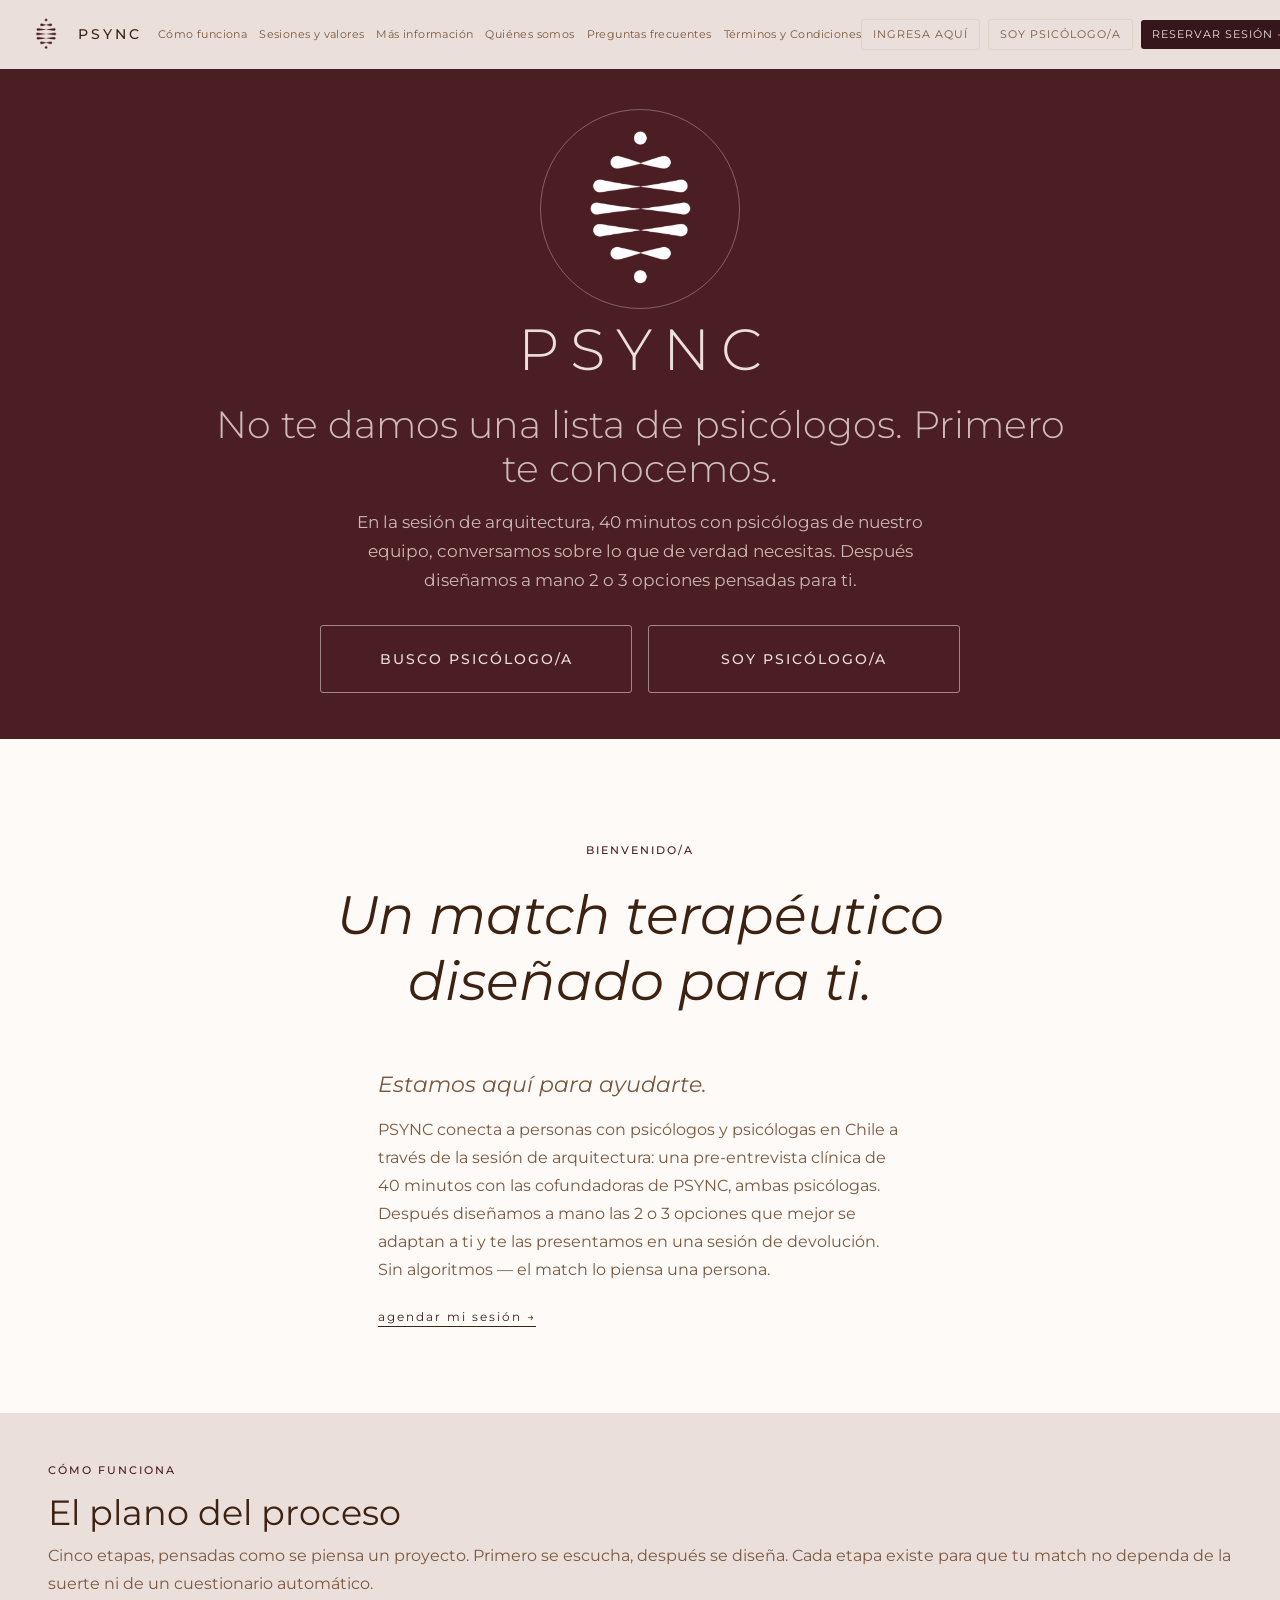
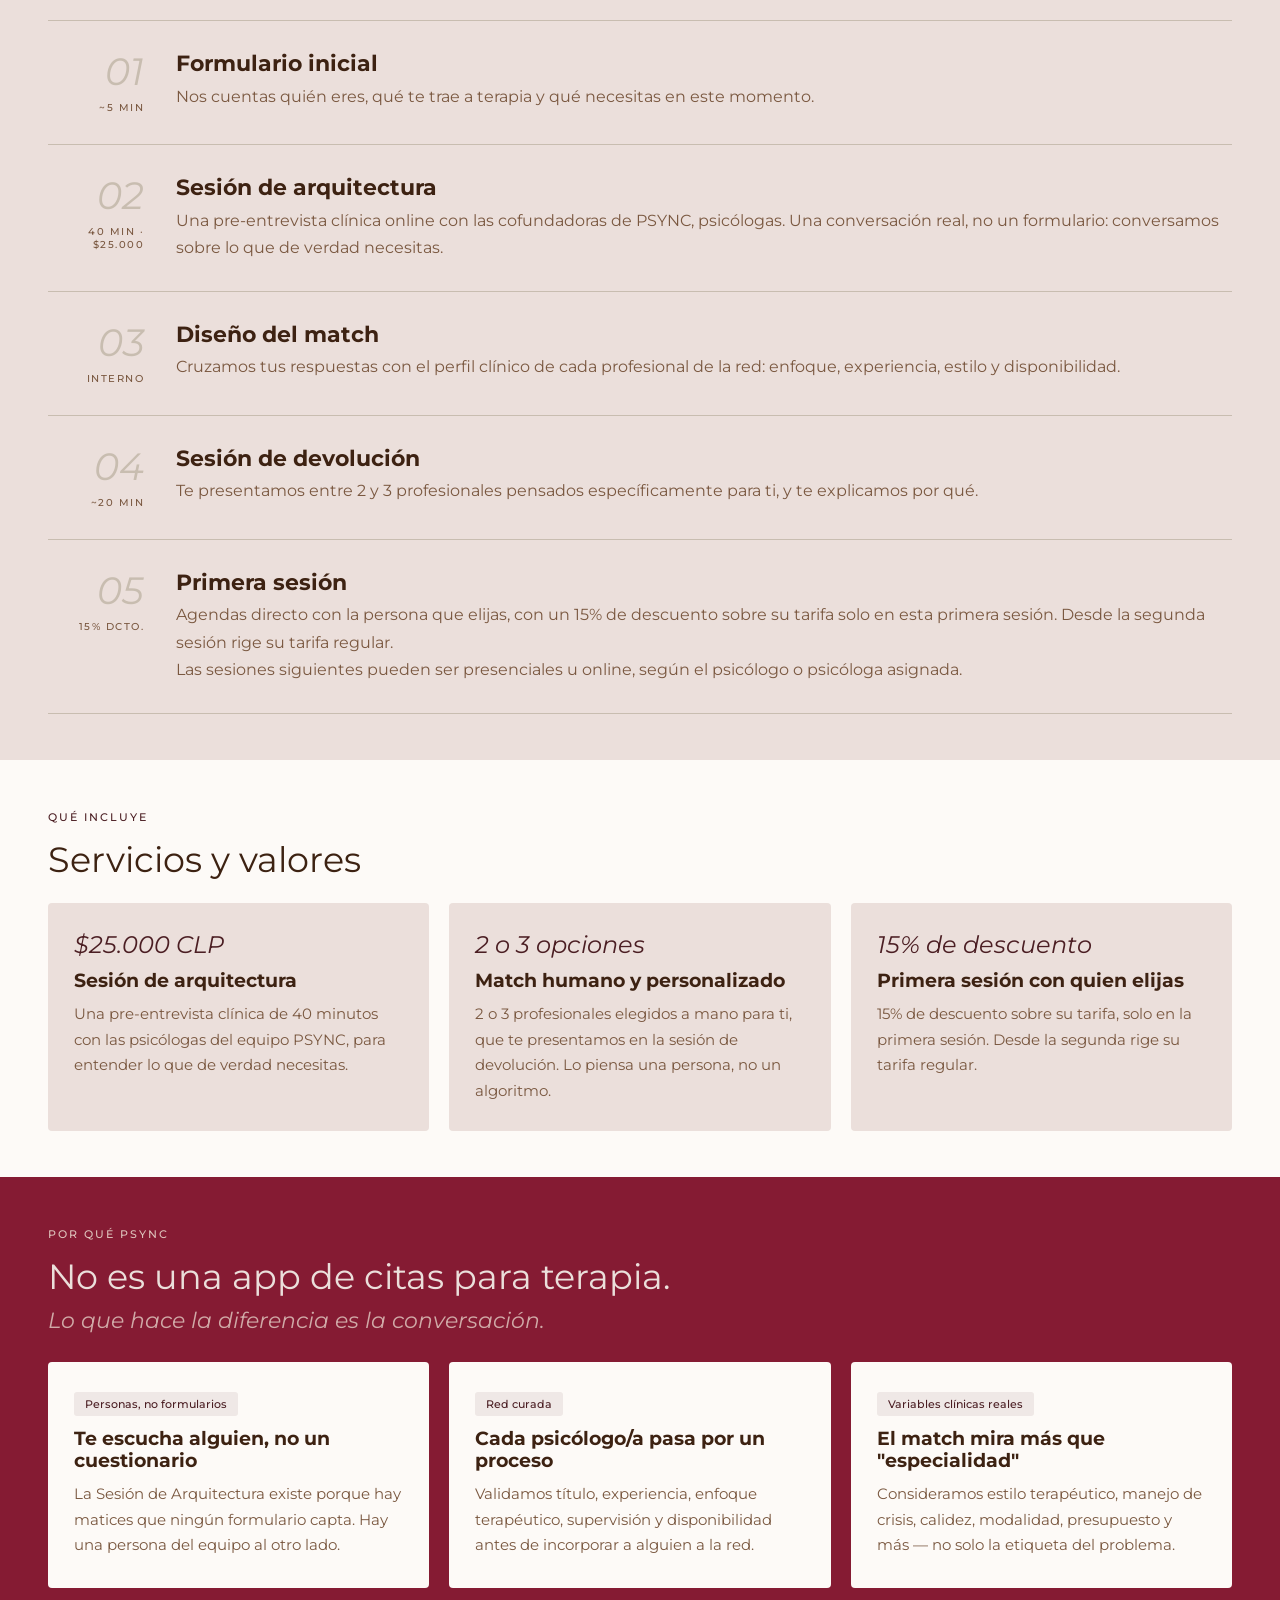
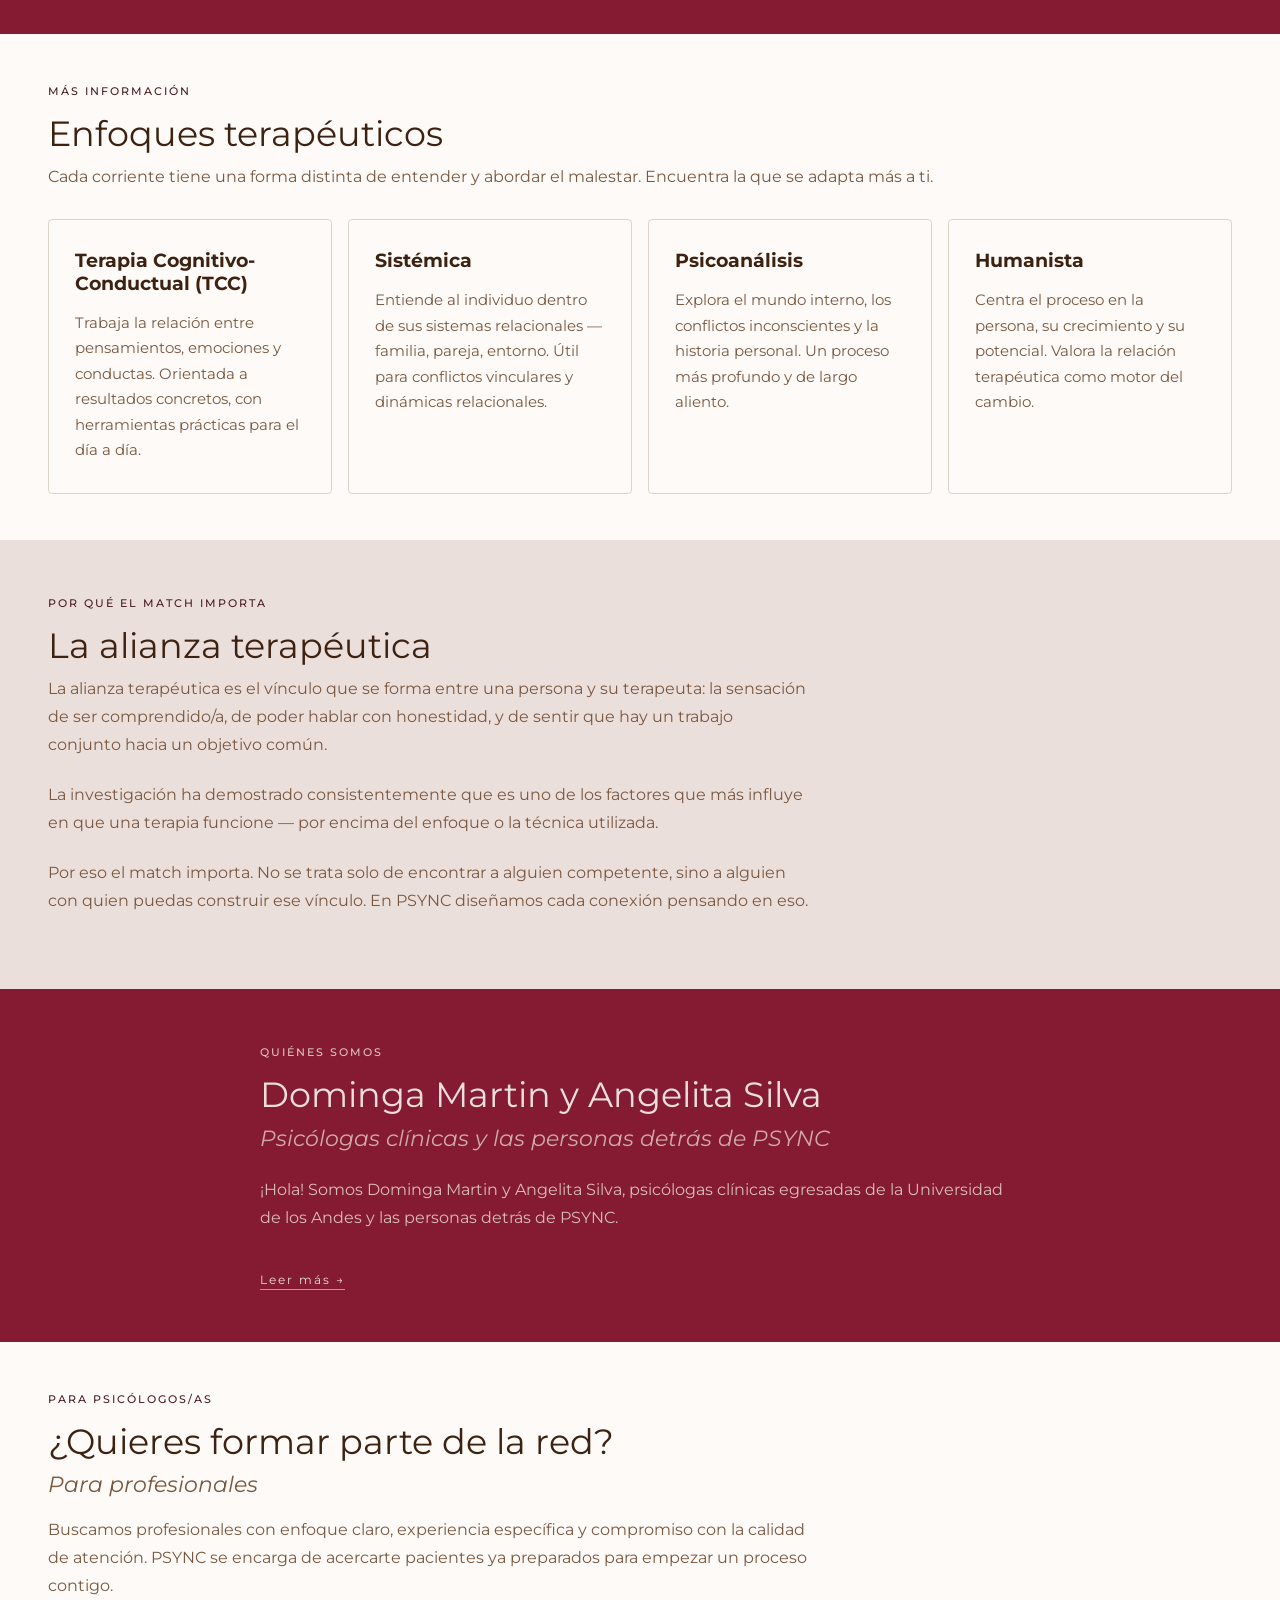
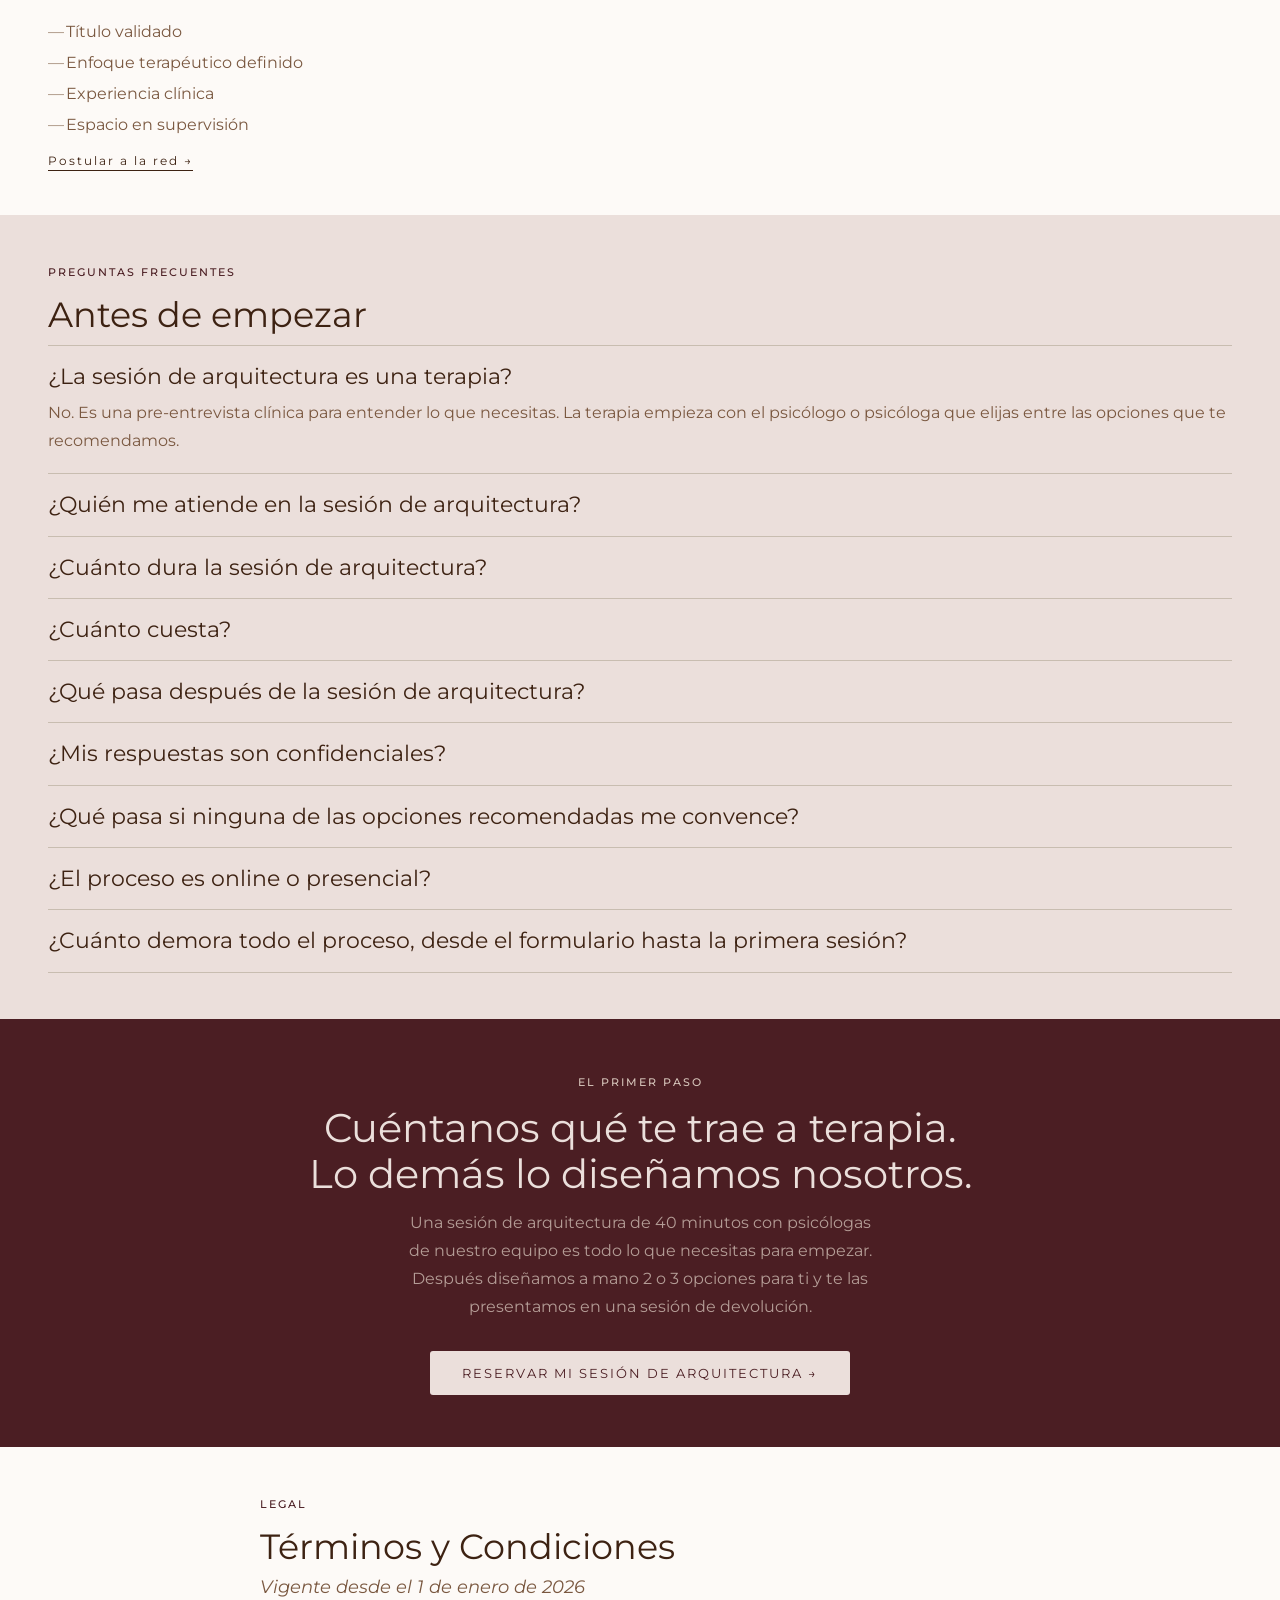
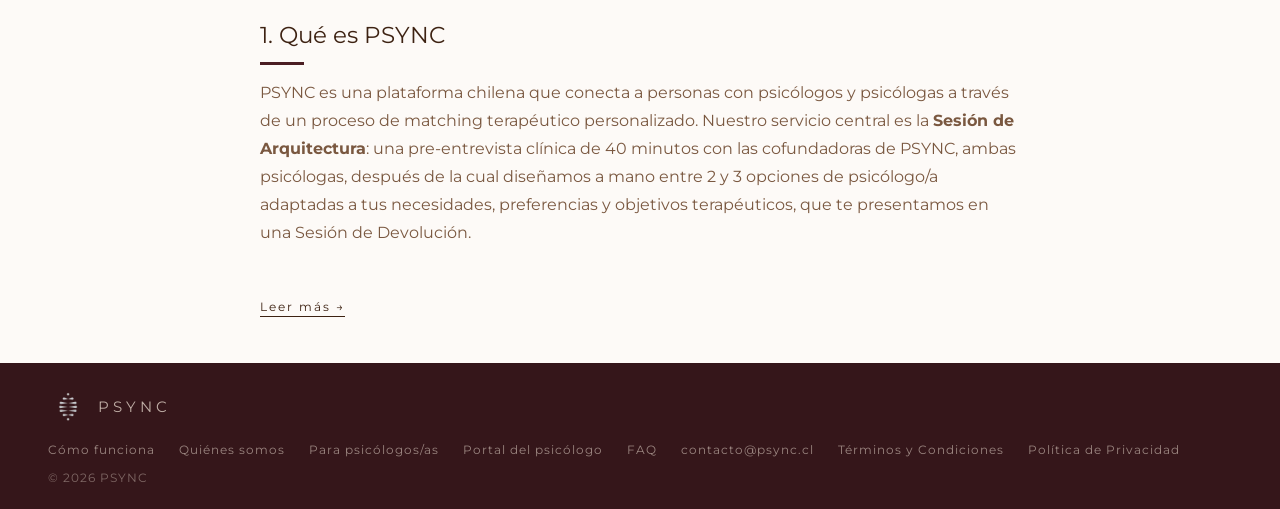
<file: index.html>
<!DOCTYPE html>
<html lang="es">
<head>
<meta charset="UTF-8">
<meta name="viewport" content="width=device-width, initial-scale=1.0">
<link rel="icon" href="favicon.ico" sizes="32x32">
<link rel="icon" type="image/png" sizes="32x32" href="favicon-32.png">
<link rel="apple-touch-icon" sizes="180x180" href="apple-touch-icon.png">
<title>PSYNC — Tu psicólogo o psicóloga, diseñado para ti</title>
<meta name="description" content="PSYNC conecta a personas con psicólogos y psicólogas en Chile a través de la Sesión de Arquitectura: una pre-entrevista clínica de 40 minutos con psicólogas de nuestro equipo, después de la cual diseñamos a mano 2 o 3 opciones de psicólogo/a para ti.">

<!-- Open Graph / redes sociales -->
<meta property="og:title" content="PSYNC — Tu psicólogo o psicóloga, diseñado para ti">
<meta property="og:description" content="Primero te conocemos: una pre-entrevista clínica de 40 minutos con las cofundadoras de PSYNC, psicólogas. Después elegimos a mano 2 o 3 opciones de psicólogo/a para ti.">
<meta property="og:image" content="https://psync.cl/og-image.png">
<meta property="og:image:type" content="image/png">
<meta property="og:image:width" content="1200">
<meta property="og:image:height" content="630">
<meta property="og:image:alt" content="PSYNC: tu psicólogo o psicóloga, diseñado para ti">
<meta property="og:url" content="https://psync.cl/">
<meta property="og:type" content="website">
<meta property="og:site_name" content="PSYNC">
<meta property="og:locale" content="es_CL">
<meta name="twitter:card" content="summary_large_image">
<meta name="twitter:title" content="PSYNC — Tu psicólogo o psicóloga, diseñado para ti">
<meta name="twitter:description" content="Primero te conocemos: una pre-entrevista clínica de 40 minutos con las cofundadoras de PSYNC, psicólogas. Después elegimos a mano 2 o 3 opciones de psicólogo/a para ti.">
<meta name="twitter:image" content="https://psync.cl/og-image.png">

<link rel="preconnect" href="https://fonts.googleapis.com">
<link rel="preconnect" href="https://fonts.gstatic.com" crossorigin>
<link href="https://fonts.googleapis.com/css2?family=Montserrat:ital,wght@0,300;0,400;0,500;0,600;0,700;1,400&display=swap" rel="stylesheet">
<style>
  :root {
    --bg: #EBDFDB;
    --surface: #FDFAF7;
    --ink: #3D2212;
    --ink-soft: #7A5840;
    --accent: #4B1E23;
    --accent-deep: #35161A;
    --accent-vivid: #851B33;
    --line: #DDD4C8;
    --line-strong: #C8BDB0;
    --font-base: 'Montserrat', sans-serif; /* = styles.css */
    --font-display: var(--font-base);
    --font-body: var(--font-base);
  }
  *, *::before, *::after { box-sizing: border-box; margin: 0; padding: 0; }
  html { scroll-behavior: smooth; }
  body { font-family: var(--font-display); background: var(--bg); color: var(--ink); }

  /* ── NAV ─────────────────────────────────────────── */
  nav {
    display: flex;
    justify-content: space-between;
    align-items: center;
    padding: 14px 48px;
    background: transparent;
    border-bottom: 0.5px solid transparent;
    position: sticky;
    top: 0;
    z-index: 100;
    transition: background 0.25s, border-color 0.25s, box-shadow 0.25s;
  }
  nav.scrolled {
    background: var(--surface);
    border-bottom-color: var(--line);
    box-shadow: 0 1px 8px rgba(61,34,18,0.12);
  }
  .nav-logo { display: flex; align-items: center; gap: 10px; text-decoration: none; }
  .nav-logo img { height: 52px; width: auto; }
  .nav-wordmark {
    font-family: var(--font-body);
    font-size: 15px;
    font-weight: 500;
    letter-spacing: 4px;
    color: var(--ink);
  }
  .nav-links {
    display: flex;
    gap: 28px;
    margin-left: 48px;
    font-family: var(--font-body);
    font-size: 12px;
    letter-spacing: 1.5px;
    color: var(--ink-soft);
    list-style: none;
  }
  .nav-links a { color: inherit; text-decoration: none; transition: color 0.2s; }
  .nav-links a:hover { color: var(--ink); }
  .nav-actions { display: flex; align-items: center; gap: 10px; }
  .nav-portal {
    font-family: var(--font-body);
    font-size: 12px;
    letter-spacing: 2px;
    text-transform: uppercase;
    background: transparent;
    color: var(--ink-soft);
    padding: 9px 18px;
    border-radius: 3px;
    border: 1px solid var(--line);
    text-decoration: none;
    transition: color 0.2s, border-color 0.2s;
  }
  .nav-portal:hover { color: var(--ink); border-color: var(--ink); }
  .nav-cta {
    font-family: var(--font-body);
    font-size: 12px;
    letter-spacing: 2px;
    text-transform: uppercase;
    background: var(--accent-deep);
    color: var(--bg);
    padding: 10px 20px;
    border-radius: 3px;
    text-decoration: none;
    transition: opacity 0.2s;
  }
  .nav-cta:hover { opacity: 0.82; }
  /* Barra sin cortes de línea: se compacta en pantallas medianas y,
     cuando ya no cabe, pasa al menú ☰ (ver media queries más abajo) */
  .nav-links a, .nav-portal, .nav-cta { white-space: nowrap; }
  @media (max-width: 1789px) {
    nav { padding: 14px 32px; }
    .nav-links { gap: 18px; margin-left: 28px; font-size: 11px; letter-spacing: 1px; }
    .nav-actions { gap: 8px; }
    .nav-portal, .nav-cta { font-size: 11px; letter-spacing: 1.5px; padding: 9px 14px; }
  }
  @media (max-width: 1499px) {
    .nav-links { gap: 14px; margin-left: 20px; letter-spacing: 0.6px; }
    .nav-wordmark { letter-spacing: 3px; font-size: 14px; }
  }
  @media (max-width: 1409px) {
    nav { padding: 12px 24px; }
    .nav-logo img { height: 44px; }
    .nav-links { gap: 12px; margin-left: 16px; font-size: 10.5px; letter-spacing: 0.4px; }
    .nav-portal, .nav-cta { font-size: 10.5px; letter-spacing: 1px; padding: 8px 11px; }
  }

  /* ── HERO ─────────────────────────────────────────── */
  .hero {
    background: var(--accent);
    padding: 40px 48px 46px;
    text-align: center;
  }
  .hero-circle {
    width: 200px;
    height: 200px;
    border-radius: 50%;
    border: 1px solid rgba(237,224,212,0.35);
    margin: 0 auto 12px;
    display: flex;
    align-items: center;
    justify-content: center;
    overflow: hidden;
  }
  .hero-circle img { width: 100%; height: 100%; object-fit: contain; transform: scale(1.12); filter: brightness(0) invert(1); }
  .hero-wordmark {
    font-family: var(--font-base);
    font-size: 58px;
    font-weight: 300;
    letter-spacing: 0.2em;
    text-transform: uppercase;
    line-height: 1;
    color: var(--bg);
    padding-left: 0.2em; /* compensa el letter-spacing final para centrar ópticamente */
    margin: 0 auto 24px;
  }
  .hero-title {
    font-size: 38px;
    color: rgba(235,223,219,0.82); /* crema (--bg) algo apagado: el logo manda */
    font-weight: 300;
    line-height: 1.15;
    max-width: 880px; /* Montserrat es más ancha: 2 líneas en escritorio */
    margin: 0 auto 18px;
  }
  .hero-lead {
    font-family: var(--font-body);
    font-size: 17px;
    line-height: 1.7;
    color: rgba(237,224,212,0.8);
    max-width: 580px;
    margin: 0 auto 30px;
  }
  .hero-sub {
    font-family: var(--font-body);
    font-size: 13px;
    letter-spacing: 5px;
    color: rgba(237,224,212,0.75);
  }

  /* ── TIPOGRAFÍA COMÚN ─────────────────────────────── */
  .section-tag {
    display: inline-block;
    font-family: var(--font-body);
    font-size: 11px;
    font-weight: 500;
    letter-spacing: 2px;
    color: var(--accent);
    background: none;
    padding: 0;
    border-radius: 0;
    margin-bottom: 16px;
    text-transform: uppercase;
  }
  .section-title {
    font-size: 35px;
    color: var(--ink);
    font-weight: 400;
    line-height: 1.13;
    margin-bottom: 10px;
  }
  .section-italic {
    font-size: 22px;
    font-style: italic;
    color: var(--ink-soft);
    margin-bottom: 18px;
  }
  .section-body {
    font-family: var(--font-body);
    font-size: 16px;
    color: var(--ink-soft);
    line-height: 1.75;
    margin-bottom: 22px;
  }
  .link-arrow {
    font-family: var(--font-body);
    font-size: 12px;
    letter-spacing: 2px;
    color: var(--ink);
    text-decoration: none;
    border-bottom: 0.5px solid var(--ink);
    padding-bottom: 2px;
  }
  .link-arrow:hover { opacity: 0.7; }

  /* ── LEER MÁS ─────────────────────────────────────── */
  .expand-hidden { display: none; }
  .expand-hidden.open { display: block; }
  .expand-btn {
    font-family: var(--font-body);
    font-size: 12px;
    letter-spacing: 2px;
    color: var(--ink);
    background: none;
    border: none;
    border-bottom: 0.5px solid var(--ink);
    padding-bottom: 2px;
    cursor: pointer;
    margin-top: 24px;
    display: inline-block;
  }
  .expand-btn:hover { opacity: 0.7; }

  /* ── BIENVENIDA ───────────────────────────────────── */
  .welcome { background: var(--surface); }
  .welcome-statement-wrap {
    max-width: 880px;
    margin: 0 auto;
    padding: 100px 48px 56px;
    text-align: center;
  }
  .welcome-statement-wrap .section-tag { margin: 0 auto 26px; }
  .welcome-statement {
    font-family: var(--font-display);
    font-style: italic;
    font-weight: 400;
    font-size: 54px;
    line-height: 1.22;
    color: var(--ink);
  }
  .welcome-text { padding: 0 48px 88px; max-width: 620px; margin: 0 auto; }

  /* ── PROCESO ──────────────────────────────────────── */
  .proceso {
    padding: 46px 48px;
    background: var(--bg);
    scroll-margin-top: 80px;
  }
  .steps-list { margin-top: 12px; }
  .step {
    display: grid;
    grid-template-columns: 96px 1fr;
    gap: 32px;
    padding: 30px 0;
    border-top: 0.5px solid var(--line-strong);
  }
  .step:last-child { border-bottom: 0.5px solid var(--line-strong); }
  .step-left { text-align: right; padding-top: 2px; }
  .step-num { font-family: var(--font-display); font-style: italic; font-size: 38px; color: var(--line-strong); font-weight: 400; line-height: 1; }
  .step-time { display: block; font-family: var(--font-body); font-size: 10px; font-weight: 500; letter-spacing: 1.5px; text-transform: uppercase; color: var(--ink-soft); margin-top: 10px; }
  .step-title { font-size: 22px; color: var(--ink); line-height: 1.15; margin-bottom: 6px; }
  .step-body { font-family: var(--font-body); font-size: 16px; color: var(--ink-soft); line-height: 1.7; }

  /* ── SERVICIOS Y VALORES ──────────────────────────── */
  .valores { padding: 46px 48px; background: var(--surface); scroll-margin-top: 80px; }
  .valores-grid { display: grid; grid-template-columns: repeat(3, 1fr); gap: 20px; margin-top: 24px; }
  .valor-card { background: var(--bg); padding: 28px 26px; border-radius: 4px; }
  .valor-precio {
    font-family: var(--font-display); font-style: italic; font-size: 24px;
    color: var(--accent); line-height: 1.2; margin-bottom: 10px;
  }
  .valor-title { font-size: 19px; color: var(--ink); line-height: 1.2; margin-bottom: 8px; }
  .valor-body { font-family: var(--font-body); font-size: 15px; color: var(--ink-soft); line-height: 1.7; }

  /* ── POR QUÉ PSYNC ────────────────────────────────── */
  .porq { padding: 46px 48px; background: var(--accent-vivid); }
  .porq .section-tag { color: rgba(237,224,212,0.85); }
  .porq .section-title { color: var(--bg); }
  .porq .section-italic { color: rgba(237,224,212,0.72); }
  .porq-grid {
    display: grid;
    grid-template-columns: repeat(3, 1fr);
    gap: 20px;
    margin-top: 28px;
  }
  .porq-card {
    background: var(--surface);
    padding: 30px 26px;
    border-radius: 4px;
    min-height: 220px;
  }
  .porq-card-label {
    display: inline-block;
    font-family: var(--font-body);
    font-size: 11px;
    font-weight: 500;
    letter-spacing: 0;
    color: var(--accent);
    background: rgba(75,30,35,0.08);
    padding: 5px 11px;
    border-radius: 3px;
    margin-bottom: 12px;
    text-transform: none;
  }
  .porq-card-title { font-size: 19px; color: var(--ink); line-height: 1.2; margin-bottom: 8px; }
  .porq-card-body { font-family: var(--font-body); font-size: 15px; color: var(--ink-soft); line-height: 1.7; }

  /* ── CORRIENTES ───────────────────────────────────── */
  .corrientes {
    padding: 46px 48px;
    background: var(--surface);
    scroll-margin-top: 80px;
  }
  .corrientes-grid {
    display: grid;
    grid-template-columns: repeat(4, 1fr);
    gap: 16px;
    margin-top: 28px;
  }
  .corriente-card {
    background: var(--surface);
    padding: 30px 26px;
    border: 1px solid var(--line);
    border-radius: 4px;
    min-height: 240px;
  }
  .corriente-name { font-size: 19px; color: var(--ink); line-height: 1.2; margin-bottom: 14px; }
  .corriente-body { font-family: var(--font-body); font-size: 15px; color: var(--ink-soft); line-height: 1.7; }

  /* ── ALIANZA TERAPÉUTICA ──────────────────────────── */
  .alianza { padding: 52px 48px; background: var(--bg); }
  .alianza-inner { max-width: 760px; }

  /* ── QUIÉNES SOMOS ────────────────────────────────── */
  .quienes {
    padding: 52px 48px;
    background: var(--accent-vivid);
    scroll-margin-top: 80px;
  }
  .quienes .section-tag { color: rgba(237,224,212,0.85); }
  .quienes .section-title { color: var(--bg); }
  .quienes .section-italic { color: rgba(237,224,212,0.72); }
  .quienes .expand-btn { color: var(--bg); border-bottom-color: rgba(237,224,212,0.6); }
  .quienes-inner { max-width: 760px; margin: 0 auto; }
  .quienes-subh {
    font-family: var(--font-display);
    font-size: 25px;
    font-weight: 400;
    line-height: 1.15;
    color: var(--bg);
    margin: 34px 0 14px;
    padding-top: 28px;
    position: relative;
  }
  .quienes-subh::before {
    content: "";
    position: absolute;
    top: 0;
    left: 0;
    width: 44px;
    height: 3px;
    background: rgba(237,224,212,0.5);
  }
  .quienes-body {
    font-family: var(--font-body);
    font-size: 16px;
    color: rgba(237,224,212,0.82);
    line-height: 1.75;
    margin-bottom: 16px;
  }
  .quienes-closing {
    font-family: var(--font-display);
    font-size: 20px;
    font-style: italic;
    color: rgba(237,224,212,0.8);
    margin-top: 34px;
    line-height: 1.5;
  }

  /* ── PSICÓLOGOS/AS ────────────────────────────────── */
  .psicologos {
    padding: 46px 48px;
    background: var(--surface);
    scroll-margin-top: 80px;
  }
  .psicologos-inner { max-width: 760px; }
  .req-list { margin: 16px 0; list-style: none; }
  .req-item {
    font-family: var(--font-body);
    font-size: 16px;
    color: var(--ink-soft);
    padding-left: 18px;
    position: relative;
    margin-bottom: 12px;
  }
  .req-item::before { content: '—'; position: absolute; left: 0; color: rgba(122,88,64,0.7); }

  /* ── FAQ ──────────────────────────────────────────── */
  .faq {
    padding: 46px 48px;
    background: var(--bg);
    scroll-margin-top: 80px;
  }
  .faq-list { margin-top: 8px; }
  details.faq-item {
    padding: 18px 0;
    border-top: 0.5px solid var(--line-strong);
  }
  details.faq-item:last-child { border-bottom: 0.5px solid var(--line-strong); }
  details.faq-item summary {
    font-family: var(--font-display);
    font-size: 22px;
    line-height: 1.15;
    color: var(--ink);
    cursor: pointer;
    list-style: none;
  }
  details.faq-item summary::-webkit-details-marker { display: none; }
  details.faq-item[open] summary { margin-bottom: 10px; }
  details.faq-item p {
    font-family: var(--font-body);
    font-size: 16px;
    color: var(--ink-soft);
    line-height: 1.75;
  }

  /* ── CTA FINAL ────────────────────────────────────── */
  .cta-final { background: var(--accent); padding: 52px 48px; text-align: center; }
  .cta-final .section-tag { color: rgba(237,224,212,0.85); }
  .cta-final .section-title { color: var(--bg); font-size: 40px; line-height: 1.15; margin-bottom: 12px; }
  .cta-final .section-body { color: rgba(237,224,212,0.65); max-width: 480px; margin: 0 auto 30px; }
  .btn-cta {
    display: inline-block;
    padding: 14px 32px;
    background: var(--bg);
    color: var(--accent);
    font-family: var(--font-body);
    font-size: 13px;
    letter-spacing: 2px;
    text-transform: uppercase;
    border-radius: 3px;
    text-decoration: none;
    transition: opacity 0.2s;
  }
  .btn-cta:hover { opacity: 0.85; }

  /* ── TÉRMINOS ─────────────────────────────────────── */
  .terminos {
    padding: 46px 48px;
    background: var(--surface);
    scroll-margin-top: 80px;
  }
  .terminos-inner { max-width: 760px; margin: 0 auto; }
  .terminos-section { margin-bottom: 28px; }
  .terminos-subh {
    font-family: var(--font-display);
    font-size: 23px;
    font-weight: 400;
    line-height: 1.15;
    color: var(--ink);
    margin-bottom: 14px;
    padding-bottom: 16px;
    position: relative;
  }
  .terminos-subh::after {
    content: "";
    position: absolute;
    bottom: 0;
    left: 0;
    width: 44px;
    height: 3px;
    background: var(--accent);
  }
  .terminos-body {
    font-family: var(--font-body);
    font-size: 16px;
    color: var(--ink-soft);
    line-height: 1.75;
    margin-bottom: 12px;
  }
  .terminos-body:last-child { margin-bottom: 0; }
  .terminos-tabla {
    border: 1px solid var(--line);
    border-radius: 4px;
    overflow: hidden;
    margin-bottom: 14px;
  }
  .terminos-tabla-row {
    display: grid;
    grid-template-columns: 1fr auto;
    gap: 24px;
    padding: 12px 18px;
    border-bottom: 0.5px solid var(--line);
    align-items: center;
  }
  .terminos-tabla-row:last-child { border-bottom: none; }
  .terminos-tabla-header {
    font-family: var(--font-body);
    font-size: 11px;
    letter-spacing: 2px;
    text-transform: uppercase;
    color: rgba(122,88,64,0.7);
    background: var(--bg);
  }
  .terminos-tabla-body {
    font-family: var(--font-body);
    font-size: 15px;
    color: var(--ink-soft);
    background: var(--surface);
  }
  .terminos-precio {
    font-family: var(--font-display);
    font-size: 18px;
    color: var(--ink);
    white-space: nowrap;
    text-align: right;
  }
  .terminos-politica { display: flex; flex-direction: column; gap: 10px; margin-bottom: 14px; }
  .terminos-politica-item {
    padding: 20px 24px;
    border: 1px solid var(--line);
    border-radius: 4px;
  }
  .terminos-politica-tag {
    font-family: var(--font-body);
    font-size: 11px;
    letter-spacing: 2px;
    text-transform: uppercase;
    margin-bottom: 8px;
    color: var(--ink-soft);
  }
  .terminos-politica-item .terminos-body { margin-bottom: 0; }
  .terminos-aviso {
    padding: 20px 24px;
    border: 1px solid var(--line-strong);
    border-radius: 4px;
    background: var(--bg);
    margin-bottom: 14px;
  }
  .terminos-aviso .terminos-body { color: rgba(61,34,18,0.7); margin-bottom: 6px; }
  .terminos-aviso .terminos-body:last-child { margin-bottom: 0; }
  .terminos-email-wrap { text-align: center; margin: 16px 0; }
  .terminos-email {
    font-family: var(--font-display);
    font-size: 20px;
    font-style: italic;
    color: var(--ink);
    text-decoration: none;
    border-bottom: 0.5px solid var(--ink);
    padding-bottom: 2px;
  }
  .terminos-email:hover { opacity: 0.7; }

  /* ── FOOTER ───────────────────────────────────────── */
  footer {
    background: var(--accent-deep);
    padding: 24px 48px;
    display: flex;
    justify-content: space-between;
    align-items: center;
    flex-wrap: wrap;
    gap: 12px;
  }
  .footer-logo { display: flex; align-items: center; gap: 10px; }
  .footer-logo img { height: 40px; width: auto; opacity: 0.85; }
  .footer-wordmark {
    font-family: var(--font-body);
    font-size: 15px;
    letter-spacing: 4px;
    color: rgba(237,224,212,0.75);
  }
  .footer-links { display: flex; gap: 24px; flex-wrap: wrap; list-style: none; }
  .footer-links a {
    font-family: var(--font-body);
    font-size: 12px;
    letter-spacing: 1px;
    color: rgba(237,224,212,0.55);
    text-decoration: none;
  }
  .footer-links a:hover { color: rgba(237,224,212,0.75); }
  .footer-copy {
    font-family: var(--font-body);
    font-size: 12px;
    letter-spacing: 1px;
    color: rgba(237,224,212,0.4);
  }

  /* ── HAMBURGER MENU ───────────────────────────────── */
  .nav-hamburger {
    display: none;
    min-width: 44px;
    min-height: 44px;
    background: none;
    border: none;
    font-size: 22px;
    cursor: pointer;
    color: var(--ink);
    padding: 4px 8px;
    line-height: 1;
  }
  .nav-mobile-menu {
    display: none;
    flex-direction: column;
    width: 100%;
    padding: 8px 0 14px;
    border-top: 0.5px solid var(--line);
    margin-top: 10px;
    list-style: none;
  }
  .nav-mobile-menu.open { display: flex; }
  .nav-mobile-menu li a {
    display: block;
    font-family: var(--font-body);
    font-size: 14px;
    letter-spacing: 1.5px;
    color: var(--ink-soft);
    text-decoration: none;
    padding: 12px 0;
    border-bottom: 0.5px solid var(--line);
  }
  .nav-mobile-menu li:last-child a { border-bottom: none; }
  .nav-mobile-menu li a:hover { color: var(--ink); }
  .nav-mobile-cta {
    display: block !important;
    margin-top: 10px;
    text-align: center;
    background: var(--accent-deep) !important;
    color: var(--bg) !important;
    padding: 12px 20px !important;
    border-radius: 3px;
    font-size: 12px !important;
    letter-spacing: 2px !important;
    text-transform: uppercase;
    border-bottom: none !important;
  }

  /* ── RESERVAR en la barra móvil + botón fijo abajo (solo < 1280px) ── */
  .nav-reservar, .cta-fija { display: none; }

  /* ── BARRA → MENÚ ☰ cuando ya no cabe en una línea (≤1279px) ── */
  @media (max-width: 1279px) {
    nav { flex-wrap: wrap; }
    .nav-links, .nav-actions { display: none; }
    .nav-hamburger { display: block; }

    .nav-reservar {
      display: inline-flex;
      align-items: center;
      justify-content: center;
      margin-left: auto;   /* junto al ☰, a la derecha */
      margin-right: 6px;
      min-height: 44px;
      padding: 0 16px;
      font-family: var(--font-body);
      font-size: 11px;
      font-weight: 500;
      letter-spacing: 1.5px;
      text-transform: uppercase;
      white-space: nowrap;
      background: var(--accent-deep);
      color: var(--bg);
      border-radius: 3px;
      text-decoration: none;
      transition: opacity 0.2s;
    }
    .nav-reservar:hover { opacity: 0.82; }

    .cta-fija {
      display: block;
      position: fixed;
      left: 0;
      right: 0;
      bottom: 0;
      z-index: 90;
      padding: 10px 16px calc(10px + env(safe-area-inset-bottom, 0px));
      background: var(--surface);
      border-top: 0.5px solid var(--line);
      box-shadow: 0 -2px 12px rgba(61,34,18,0.10);
      transform: translateY(110%);
      visibility: hidden;
      transition: transform 0.25s ease, visibility 0s linear 0.25s;
    }
    .cta-fija.visible {
      transform: translateY(0);
      visibility: visible;
      transition: transform 0.25s ease, visibility 0s;
    }
    .cta-fija-btn {
      display: block;
      max-width: 520px;
      margin: 0 auto;
      min-height: 48px;
      padding: 15px 16px;
      text-align: center;
      font-family: var(--font-body);
      font-size: 12px;
      font-weight: 500;
      letter-spacing: 1.5px;
      text-transform: uppercase;
      background: var(--accent-deep);
      color: var(--bg);
      border-radius: 3px;
      text-decoration: none;
    }
  }
  @media (prefers-reduced-motion: reduce) {
    .cta-fija, .cta-fija.visible { transition: none; }
  }
  /* Celulares: el texto del botón fijo cabe en una línea */
  @media (max-width: 420px) {
    .cta-fija-btn { font-size: 11px; letter-spacing: 1px; padding: 15px 12px; }
  }
  /* Celulares muy angostos (≤360px): logo + Reservar + ☰ en una fila sin chocar */
  @media (max-width: 360px) {
    nav { padding-left: 16px !important; padding-right: 16px !important; }
    .nav-logo { gap: 8px; min-height: 44px; }
    .nav-logo img { height: 40px; }
    .nav-wordmark { letter-spacing: 2px; font-size: 13px; }
    .nav-reservar { padding: 0 11px; letter-spacing: 1px; margin-right: 2px; }
    .nav-hamburger { padding: 4px 6px; }
    .cta-fija { padding-left: 12px; padding-right: 12px; }
    .cta-fija-btn { letter-spacing: 0.4px; padding: 15px 8px; }
  }

  /* ── PUERTAS DE ENTRADA (Busco / Soy psicólogo/a) + PASOS ── */
  .caminos { scroll-margin-top: 90px; }
  .puertas {
    display: flex;
    justify-content: center;
    gap: 16px;
    max-width: 640px;
    margin: 0 auto;
  }
  .puerta {
    flex: 1 1 0;
    min-height: 68px;
    padding: 18px 24px;
    font-family: var(--font-body);
    font-size: 14px;
    font-weight: 500;
    letter-spacing: 2px;
    text-transform: uppercase;
    color: var(--bg);
    background: transparent;
    border: 1px solid rgba(235,223,219,0.55);
    border-radius: 3px;
    cursor: pointer;
    transition: background 0.2s, color 0.2s, border-color 0.2s;
  }
  .puerta:hover { border-color: var(--bg); background: rgba(235,223,219,0.08); }
  .puerta[aria-pressed="true"] { background: var(--bg); color: var(--accent); border-color: var(--bg); }
  .puerta:focus-visible { outline: 2px solid var(--bg); outline-offset: 3px; }

  .camino-panel { max-width: 1080px; margin: 40px auto 0; text-align: center; }
  .camino-panel:not([hidden]) { animation: caminoIn 0.3s ease; }
  @keyframes caminoIn { from { opacity: 0; transform: translateY(6px); } to { opacity: 1; transform: none; } }
  .camino-pasos {
    list-style: none;
    display: grid;
    grid-template-columns: repeat(auto-fit, minmax(180px, 1fr));
    gap: 14px;
    margin-bottom: 30px;
    text-align: left;
  }
  .camino-paso {
    padding: 22px 20px;
    border: 1px solid rgba(235,223,219,0.22);
    border-radius: 4px;
    background: rgba(235,223,219,0.05);
  }
  .camino-num {
    display: block;
    font-size: 30px;
    font-weight: 300;
    line-height: 1;
    color: rgba(235,223,219,0.55);
    margin-bottom: 14px;
  }
  .camino-titulo {
    font-family: var(--font-body);
    font-size: 15px;
    font-weight: 500;
    line-height: 1.35;
    color: var(--bg);
    margin-bottom: 8px;
  }
  .camino-texto {
    font-family: var(--font-body);
    font-size: 13.5px;
    line-height: 1.55;
    color: rgba(237,224,212,0.72);
  }
  @media (prefers-reduced-motion: reduce) {
    .camino-panel:not([hidden]) { animation: none; }
  }

  /* ── RESPONSIVE (≤768px) ──────────────────────────── */
  @media (max-width: 768px) {
    /* clip (no hidden) para no romper la barra fija (position: sticky) en celular */
    html, body { overflow-x: hidden; overflow-x: clip; }

    nav { padding: 14px 24px; flex-wrap: wrap; }
    .nav-links { display: none; }
    .nav-actions { display: none; }
    .nav-hamburger { display: block; }

    /* Hero compacto: título, subtítulo y botón dentro de la 1ª pantalla también en teléfonos chicos */
    .hero { padding: 12px 24px 30px; }
    .hero-circle { width: 105px; height: 105px; margin-bottom: 6px; }
    .hero-wordmark { font-size: 41px; margin-bottom: 16px; }
    .hero-title { font-size: 23px; line-height: 1.14; margin-bottom: 12px; }
    .hero-lead { font-size: 15px; line-height: 1.6; margin-bottom: 22px; }
    .hero .btn-cta { padding: 14px 22px; letter-spacing: 1.5px; }
    .puertas { flex-direction: column; gap: 10px; max-width: 360px; }
    .puerta { min-height: 56px; padding: 14px 18px; font-size: 13px; letter-spacing: 1.5px; }
    .camino-panel { margin-top: 26px; }
    .camino-pasos { grid-template-columns: 1fr; gap: 10px; margin-bottom: 24px; }
    .camino-paso { display: grid; grid-template-columns: 34px 1fr; column-gap: 12px; padding: 16px; }
    .camino-num { grid-row: span 2; font-size: 24px; margin-bottom: 0; }

    /* Montserrat: etiquetas de los pasos más compactas en la columna angosta */
    .step { grid-template-columns: 62px 1fr; }
    .step-time { letter-spacing: 0.8px; line-height: 1.35; }

    /* Áreas de toque ≥44px sin cambiar lo que se ve */
    .nav-mobile-menu li a { padding: 13px 0; }
    .nav-mobile-cta { padding: 15px 20px !important; }
    .link-arrow, .expand-btn { position: relative; }
    .link-arrow::after, .expand-btn::after {
      content: ''; position: absolute; left: -8px; right: -8px; top: 50%; height: 44px; transform: translateY(-50%);
    }
    .footer-links { row-gap: 0; column-gap: 20px; }
    .footer-links a { display: inline-block; padding: 15px 0; }

    .valores { padding: 36px 24px; }
    .valores-grid { grid-template-columns: 1fr; gap: 14px; }

    .welcome-statement-wrap { padding: 56px 24px 32px; }
    .welcome-statement { font-size: 32px; }
    .welcome-text { padding: 0 24px 48px; }

    .proceso { padding: 36px 24px; }
    .step { grid-template-columns: 56px 1fr; gap: 14px; padding: 22px 0; }
    .step-num { font-size: 28px; }

    .porq { padding: 36px 24px; }
    .porq-grid { grid-template-columns: 1fr; gap: 14px; }
    .porq-card { min-height: 0; }

    .corrientes { padding: 36px 24px; }
    .corrientes-grid { grid-template-columns: 1fr; gap: 14px; }
    .corriente-card { min-height: 0; }

    .alianza { padding: 40px 24px; }
    .alianza-inner { max-width: 100%; }

    .quienes { padding: 40px 24px; }
    .quienes-inner { max-width: 100%; }

    .psicologos { padding: 36px 24px; }
    .psicologos-inner { max-width: 100%; }

    .faq { padding: 36px 24px; }

    .cta-final { padding: 40px 24px; }
    .cta-final .section-title { font-size: 29px; }

    .terminos { padding: 36px 24px; }
    .terminos-inner { max-width: 100%; }
    .terminos-tabla-row { grid-template-columns: 1fr; gap: 4px; }
    .terminos-precio { text-align: left; white-space: normal; }

    footer { padding: 20px 24px; flex-direction: column; align-items: flex-start; }

    .section-title { font-size: 27px; }
    .section-italic { font-size: 19px; }
  }
  /* Teléfonos muy angostos (≤340px): hero aún más compacto */
  @media (max-width: 340px) {
    .hero { padding-top: 8px; }
    .hero-circle { width: 80px; height: 80px; margin-bottom: 4px; }
    .hero-wordmark { font-size: 40px; margin-bottom: 16px; }
    .hero-title { font-size: 20px; }
    .hero-lead { font-size: 14px; line-height: 1.55; margin-bottom: 18px; }
  }
</style>
</head>
<body>

<!-- NAV -->
<nav>
  <a href="index.html" class="nav-logo">
    <img src="logo-burdeos-128.webp" alt="PSYNC" width="52" height="52">
    <span class="nav-wordmark">PSYNC</span>
  </a>
  <ul class="nav-links">
    <li><a href="#como-funciona">Cómo funciona</a></li>
    <li><a href="#sesiones-y-valores">Sesiones y valores</a></li>
    <li><a href="#mas-informacion">Más información</a></li>
    <li><a href="#quienes-somos">Quiénes somos</a></li>
    <li><a href="#preguntas-frecuentes">Preguntas frecuentes</a></li>
    <li><a href="#terminos">Términos y Condiciones</a></li>
  </ul>
  <div class="nav-actions">
    <a href="portal.html" class="nav-portal">Ingresa aquí</a>
    <a href="#caminos" class="nav-portal" data-abrir-camino="psicologo">Soy psicólogo/a</a>
    <a href="formulario.html" class="nav-cta">Reservar sesión →</a>
  </div>
  <a href="formulario.html" class="nav-reservar">Reservar</a>
  <button class="nav-hamburger" id="navHamburger" aria-label="Menú">☰</button>
  <ul class="nav-mobile-menu" id="navMobileMenu">
    <li><a href="#como-funciona">Cómo funciona</a></li>
    <li><a href="#sesiones-y-valores">Sesiones y valores</a></li>
    <li><a href="#mas-informacion">Más información</a></li>
    <li><a href="#quienes-somos">Quiénes somos</a></li>
    <li><a href="#para-psicologos">Para psicólogos/as</a></li>
    <li><a href="#preguntas-frecuentes">Preguntas frecuentes</a></li>
    <li><a href="#terminos">Términos y Condiciones</a></li>
    <li><a href="portal.html">Ingresa aquí</a></li>
    <li><a href="#caminos" data-abrir-camino="psicologo">Soy psicólogo/a</a></li>
    <li><a href="formulario.html" class="nav-mobile-cta">Reservar sesión →</a></li>
  </ul>
</nav>

<!-- HERO -->
<section class="hero">
  <div class="hero-circle">
    <img src="logo-burdeos-360.webp" alt="PSYNC" width="160" height="160">
  </div>
  <p class="hero-wordmark">psync</p>
  <h1 class="hero-title">No te damos una lista de psicólogos. Primero te conocemos.</h1>
  <p class="hero-lead">En la sesión de arquitectura, 40 minutos con psicólogas de nuestro equipo, conversamos sobre lo que de verdad necesitas. Después diseñamos a mano 2 o 3 opciones pensadas para ti.</p>
  <div class="caminos" id="caminos">
    <div class="puertas">
      <button type="button" class="puerta" data-camino="paciente" aria-pressed="false" aria-controls="camino-paciente">Busco psicólogo/a</button>
      <button type="button" class="puerta" data-camino="psicologo" aria-pressed="false" aria-controls="camino-psicologo">Soy psicólogo/a</button>
    </div>

    <div class="camino-panel" id="camino-paciente" hidden>
      <ol class="camino-pasos">
        <li class="camino-paso"><span class="camino-num">1</span><h3 class="camino-titulo">Reservas tu Sesión de Arquitectura</h3><p class="camino-texto">Eliges día y hora en línea y completas un breve formulario.</p></li>
        <li class="camino-paso"><span class="camino-num">2</span><h3 class="camino-titulo">Conversas 40 minutos con nuestro equipo</h3><p class="camino-texto">Una pre-entrevista clínica sobre lo que de verdad necesitas.</p></li>
        <li class="camino-paso"><span class="camino-num">3</span><h3 class="camino-titulo">En la sesión de devolución te presentamos 2 o 3 opciones</h3><p class="camino-texto">Psicólogos/as elegidos a mano para ti, y te contamos por qué.</p></li>
        <li class="camino-paso"><span class="camino-num">4</span><h3 class="camino-titulo">Eliges y agendas tu primera sesión con 15% de descuento</h3><p class="camino-texto">Agendas directo con quien elijas; el descuento es solo para esa primera sesión.</p></li>
      </ol>
      <a href="formulario.html" class="btn-cta">Reservar mi sesión de arquitectura</a>
    </div>

    <div class="camino-panel" id="camino-psicologo" hidden>
      <ol class="camino-pasos">
        <li class="camino-paso"><span class="camino-num">1</span><h3 class="camino-titulo">Postulas con el formulario</h3><p class="camino-texto">Nos cuentas tu formación, tu enfoque y tu experiencia clínica.</p></li>
        <li class="camino-paso"><span class="camino-num">2</span><h3 class="camino-titulo">Revisamos tu perfil</h3><p class="camino-texto">Verificamos tu título, tu enfoque terapéutico y tu experiencia.</p></li>
        <li class="camino-paso"><span class="camino-num">3</span><h3 class="camino-titulo">Entrevista con nuestro equipo</h3><p class="camino-texto">Conversamos contigo para conocer cómo trabajas.</p></li>
        <li class="camino-paso"><span class="camino-num">4</span><h3 class="camino-titulo">Completas el C-NIP</h3><p class="camino-texto">Un cuestionario sobre tu estilo terapéutico que usamos para el match.</p></li>
        <li class="camino-paso"><span class="camino-num">5</span><h3 class="camino-titulo">Entras a la red</h3><p class="camino-texto">Empezamos a acercarte pacientes que calzan contigo.</p></li>
      </ol>
      <a href="postulacion-psicologo.html" class="btn-cta">Postular a la red</a>
    </div>
  </div>
</section>

<!-- BIENVENIDA -->
<section class="welcome">
  <div class="welcome-statement-wrap">
    <p class="section-tag">Bienvenido/a</p>
    <h2 class="welcome-statement">Un match terapéutico diseñado para ti.</h2>
  </div>
  <div class="welcome-text">
    <p class="section-italic">Estamos aquí para ayudarte.</p>
    <p class="section-body">PSYNC conecta a personas con psicólogos y psicólogas en Chile a través de la sesión de arquitectura: una pre-entrevista clínica de 40 minutos con las cofundadoras de PSYNC, ambas psicólogas. Después diseñamos a mano las 2 o 3 opciones que mejor se adaptan a ti y te las presentamos en una sesión de devolución. Sin algoritmos — el match lo piensa una persona.</p>
    <a href="formulario.html" class="link-arrow">agendar mi sesión →</a>
  </div>
</section>

<!-- CÓMO FUNCIONA -->
<section class="proceso" id="como-funciona">
  <p class="section-tag">Cómo funciona</p>
  <h2 class="section-title">El plano del proceso</h2>
  <p class="section-body">Cinco etapas, pensadas como se piensa un proyecto. Primero se escucha, después se diseña. Cada etapa existe para que tu match no dependa de la suerte ni de un cuestionario automático.</p>
  <div class="steps-list">
    <div class="step">
      <div class="step-left">
        <div class="step-num">01</div>
        <div class="step-time">~5 min</div>
      </div>
      <div>
        <h3 class="step-title">Formulario inicial</h3>
        <p class="step-body">Nos cuentas quién eres, qué te trae a terapia y qué necesitas en este momento.</p>
      </div>
    </div>
    <div class="step">
      <div class="step-left">
        <div class="step-num">02</div>
        <div class="step-time">40 min · $25.000</div>
      </div>
      <div>
        <h3 class="step-title">Sesión de arquitectura</h3>
        <p class="step-body">Una pre-entrevista clínica online con las cofundadoras de PSYNC, psicólogas. Una conversación real, no un formulario: conversamos sobre lo que de verdad necesitas.</p>
      </div>
    </div>
    <div class="step">
      <div class="step-left">
        <div class="step-num">03</div>
        <div class="step-time">Interno</div>
      </div>
      <div>
        <h3 class="step-title">Diseño del match</h3>
        <p class="step-body">Cruzamos tus respuestas con el perfil clínico de cada profesional de la red: enfoque, experiencia, estilo y disponibilidad.</p>
      </div>
    </div>
    <div class="step">
      <div class="step-left">
        <div class="step-num">04</div>
        <div class="step-time">~20 min</div>
      </div>
      <div>
        <h3 class="step-title">Sesión de devolución</h3>
        <p class="step-body">Te presentamos entre 2 y 3 profesionales pensados específicamente para ti, y te explicamos por qué.</p>
      </div>
    </div>
    <div class="step">
      <div class="step-left">
        <div class="step-num">05</div>
        <div class="step-time">15% dcto.</div>
      </div>
      <div>
        <h3 class="step-title">Primera sesión</h3>
        <p class="step-body">Agendas directo con la persona que elijas, con un 15% de descuento sobre su tarifa solo en esta primera sesión. Desde la segunda sesión rige su tarifa regular.</p>
        <p class="step-body">Las sesiones siguientes pueden ser presenciales u online, según el psicólogo o psicóloga asignada.</p>
      </div>
    </div>
  </div>
</section>

<!-- SERVICIOS Y VALORES -->
<section class="valores" id="sesiones-y-valores">
  <p class="section-tag">Qué incluye</p>
  <h2 class="section-title">Servicios y valores</h2>
  <div class="valores-grid">
    <div class="valor-card">
      <p class="valor-precio">$25.000 CLP</p>
      <h3 class="valor-title">Sesión de arquitectura</h3>
      <p class="valor-body">Una pre-entrevista clínica de 40 minutos con las psicólogas del equipo PSYNC, para entender lo que de verdad necesitas.</p>
    </div>
    <div class="valor-card">
      <p class="valor-precio">2 o 3 opciones</p>
      <h3 class="valor-title">Match humano y personalizado</h3>
      <p class="valor-body">2 o 3 profesionales elegidos a mano para ti, que te presentamos en la sesión de devolución. Lo piensa una persona, no un algoritmo.</p>
    </div>
    <div class="valor-card">
      <p class="valor-precio">15% de descuento</p>
      <h3 class="valor-title">Primera sesión con quien elijas</h3>
      <p class="valor-body">15% de descuento sobre su tarifa, solo en la primera sesión. Desde la segunda rige su tarifa regular.</p>
    </div>
  </div>
</section>

<!-- POR QUÉ PSYNC -->
<section class="porq">
  <p class="section-tag">Por qué PSYNC</p>
  <h2 class="section-title">No es una app de citas para terapia.</h2>
  <p class="section-italic">Lo que hace la diferencia es la conversación.</p>
  <div class="porq-grid">
    <div class="porq-card">
      <p class="porq-card-label">Personas, no formularios</p>
      <h3 class="porq-card-title">Te escucha alguien, no un cuestionario</h3>
      <p class="porq-card-body">La Sesión de Arquitectura existe porque hay matices que ningún formulario capta. Hay una persona del equipo al otro lado.</p>
    </div>
    <div class="porq-card">
      <p class="porq-card-label">Red curada</p>
      <h3 class="porq-card-title">Cada psicólogo/a pasa por un proceso</h3>
      <p class="porq-card-body">Validamos título, experiencia, enfoque terapéutico, supervisión y disponibilidad antes de incorporar a alguien a la red.</p>
    </div>
    <div class="porq-card">
      <p class="porq-card-label">Variables clínicas reales</p>
      <h3 class="porq-card-title">El match mira más que "especialidad"</h3>
      <p class="porq-card-body">Consideramos estilo terapéutico, manejo de crisis, calidez, modalidad, presupuesto y más — no solo la etiqueta del problema.</p>
    </div>
  </div>
</section>

<!-- MÁS INFORMACIÓN -->
<section class="corrientes" id="mas-informacion">
  <p class="section-tag">Más información</p>
  <h2 class="section-title">Enfoques terapéuticos</h2>
  <p class="section-body">Cada corriente tiene una forma distinta de entender y abordar el malestar. Encuentra la que se adapta más a ti.</p>
  <div class="corrientes-grid">
    <div class="corriente-card">
      <h3 class="corriente-name">Terapia Cognitivo-Conductual (TCC)</h3>
      <p class="corriente-body">Trabaja la relación entre pensamientos, emociones y conductas. Orientada a resultados concretos, con herramientas prácticas para el día a día.</p>
    </div>
    <div class="corriente-card">
      <h3 class="corriente-name">Sistémica</h3>
      <p class="corriente-body">Entiende al individuo dentro de sus sistemas relacionales — familia, pareja, entorno. Útil para conflictos vinculares y dinámicas relacionales.</p>
    </div>
    <div class="corriente-card">
      <h3 class="corriente-name">Psicoanálisis</h3>
      <p class="corriente-body">Explora el mundo interno, los conflictos inconscientes y la historia personal. Un proceso más profundo y de largo aliento.</p>
    </div>
    <div class="corriente-card">
      <h3 class="corriente-name">Humanista</h3>
      <p class="corriente-body">Centra el proceso en la persona, su crecimiento y su potencial. Valora la relación terapéutica como motor del cambio.</p>
    </div>
  </div>
</section>

<!-- LA ALIANZA TERAPÉUTICA -->
<section class="alianza">
  <div class="alianza-inner">
    <p class="section-tag">Por qué el match importa</p>
    <h2 class="section-title">La alianza terapéutica</h2>
    <p class="section-body">La alianza terapéutica es el vínculo que se forma entre una persona y su terapeuta: la sensación de ser comprendido/a, de poder hablar con honestidad, y de sentir que hay un trabajo conjunto hacia un objetivo común.</p>
    <p class="section-body">La investigación ha demostrado consistentemente que es uno de los factores que más influye en que una terapia funcione — por encima del enfoque o la técnica utilizada.</p>
    <p class="section-body">Por eso el match importa. No se trata solo de encontrar a alguien competente, sino a alguien con quien puedas construir ese vínculo. En PSYNC diseñamos cada conexión pensando en eso.</p>
  </div>
</section>

<!-- QUIÉNES SOMOS -->
<section class="quienes" id="quienes-somos">
  <div class="quienes-inner">
    <p class="section-tag">Quiénes somos</p>
    <h2 class="section-title">Dominga Martin y Angelita Silva</h2>
    <p class="section-italic">Psicólogas clínicas y las personas detrás de PSYNC</p>
    <p class="quienes-body" style="margin-top:24px">¡Hola! Somos Dominga Martin y Angelita Silva, psicólogas clínicas egresadas de la Universidad de los Andes y las personas detrás de PSYNC.</p>

    <div class="expand-hidden" id="quienes-more">
      <p class="quienes-body">Durante nuestra formación y experiencia clínica nos dimos cuenta de algo que se repetía una y otra vez: empezar terapia no es fácil. Abrirse con alguien que no conoces, hablar de cosas que muchas veces nunca has dicho en voz alta y confiar en otra persona requiere mucha valentía. Y para dar ese paso, necesitas sentirte cómodo. Necesitas sentir que hay una conexión.</p>
      <p class="quienes-body">Eso nos hizo preguntarnos por qué encontrar un psicólogo con quien realmente hagas "clic" sigue siendo, muchas veces, un proceso tan difícil.</p>

      <h3 class="quienes-subh">Lo que aprendimos</h3>
      <p class="quienes-body">La investigación ha mostrado de forma consistente que uno de los factores que más influye en que una terapia funcione es la alianza terapéutica: el vínculo de confianza, colaboración y seguridad que se construye entre el paciente y su terapeuta.</p>
      <p class="quienes-body">En otras palabras, no es suficiente con que un psicólogo sea un excelente profesional. También importa que sea el profesional adecuado para ti.</p>
      <p class="quienes-body">Sin embargo, hoy buscar psicólogo muchas veces se parece más a elegir un producto de un catálogo que a encontrar a la persona con quien vas a compartir una parte importante de tu historia. Perfiles, listas interminables y muy poca información sobre lo que realmente hace que una terapia funcione.</p>
      <p class="quienes-body">Y sabemos que cuando alguien ya reunió el valor para pedir ayuda, tener que probar, equivocarse y volver a empezar puede ser muy desgastante.</p>

      <h3 class="quienes-subh">Así nació PSYNC</h3>
      <p class="quienes-body">PSYNC nació porque creemos que ese proceso puede ser distinto.</p>
      <p class="quienes-body">Queremos hacer que encontrar psicólogo sea una experiencia más humana, más simple y más personalizada. Un lugar donde puedas conocer profesionales altamente capacitados, pero también acercarte a aquel con quien tengas mayores posibilidades de construir una buena alianza terapéutica desde el comienzo.</p>
      <p class="quienes-body">Somos dos psicólogas apasionadas por la psicoterapia y convencidas de que la evidencia científica y la tecnología pueden trabajar juntas para mejorar el acceso a la salud mental, sin perder nunca de vista lo más importante: que detrás de cada búsqueda hay una persona, una historia y una forma única de vivir las cosas.</p>
      <p class="quienes-body">Detrás de PSYNC hay mucho trabajo, investigación y dedicación, pero también una convicción muy simple: una buena terapia comienza con una buena conexión.</p>

      <p class="quienes-closing">Esperamos poder acompañarte en ese primer paso.</p>
    </div>

    <button class="expand-btn" id="quienes-btn" aria-expanded="false">Leer más →</button>
  </div>
</section>

<!-- PARA PSICÓLOGOS/AS -->
<section class="psicologos" id="para-psicologos">
  <div class="psicologos-inner">
    <p class="section-tag">Para psicólogos/as</p>
    <h2 class="section-title">¿Quieres formar parte de la red?</h2>
    <p class="section-italic">Para profesionales</p>
    <p class="section-body">Buscamos profesionales con enfoque claro, experiencia específica y compromiso con la calidad de atención. PSYNC se encarga de acercarte pacientes ya preparados para empezar un proceso contigo.</p>
    <ul class="req-list">
      <li class="req-item">Título validado</li>
      <li class="req-item">Enfoque terapéutico definido</li>
      <li class="req-item">Experiencia clínica</li>
      <li class="req-item">Espacio en supervisión</li>
    </ul>
    <a href="postulacion-psicologo.html" class="link-arrow">Postular a la red →</a>
  </div>
</section>

<!-- PREGUNTAS FRECUENTES -->
<section class="faq" id="preguntas-frecuentes">
  <p class="section-tag">Preguntas frecuentes</p>
  <h2 class="section-title">Antes de empezar</h2>
  <div class="faq-list">
    <details class="faq-item" open>
      <summary>¿La sesión de arquitectura es una terapia?</summary>
      <p>No. Es una pre-entrevista clínica para entender lo que necesitas. La terapia empieza con el psicólogo o psicóloga que elijas entre las opciones que te recomendamos.</p>
    </details>
    <details class="faq-item">
      <summary>¿Quién me atiende en la sesión de arquitectura?</summary>
      <p>Las cofundadoras de PSYNC, psicólogas, conversan contigo.</p>
    </details>
    <details class="faq-item">
      <summary>¿Cuánto dura la sesión de arquitectura?</summary>
      <p>40 minutos.</p>
    </details>
    <details class="faq-item">
      <summary>¿Cuánto cuesta?</summary>
      <p>La sesión de arquitectura vale $25.000 CLP. Tu primera sesión con el psicólogo o psicóloga que elijas tiene un 15% de descuento sobre su tarifa, solo en esa primera sesión.</p>
    </details>
    <details class="faq-item">
      <summary>¿Qué pasa después de la sesión de arquitectura?</summary>
      <p>Diseñamos a mano 2 o 3 opciones de psicólogo/a para ti y te las presentamos en una Sesión de Devolución (~20 min), donde te explicamos por qué. Luego agendas tu primera sesión con la persona que elijas.</p>
    </details>
    <details class="faq-item">
      <summary>¿Mis respuestas son confidenciales?</summary>
      <p>Sí. La información que compartes en el formulario y en la Sesión de Arquitectura se usa exclusivamente para diseñar tu match y se trata de forma confidencial dentro del equipo PSYNC.</p>
    </details>
    <details class="faq-item">
      <summary>¿Qué pasa si ninguna de las opciones recomendadas me convence?</summary>
      <p>La Sesión de Devolución es una conversación, no una asignación. Si ninguna opción calza, lo conversamos y ajustamos el match.</p>
    </details>
    <details class="faq-item">
      <summary>¿El proceso es online o presencial?</summary>
      <p>Ambos. En el formulario nos cuentas tu preferencia y la consideramos al momento de diseñar tu match.</p>
    </details>
    <details class="faq-item">
      <summary>¿Cuánto demora todo el proceso, desde el formulario hasta la primera sesión?</summary>
      <p>Depende de la disponibilidad de cada etapa, pero está diseñado para ser rápido: formulario, sesión de arquitectura, devolución y primera sesión se coordinan en el menor tiempo posible.</p>
    </details>
  </div>
</section>

<!-- CTA FINAL -->
<section class="cta-final">
  <p class="section-tag">El primer paso</p>
  <h2 class="section-title">Cuéntanos qué te trae a terapia.<br>Lo demás lo diseñamos nosotros.</h2>
  <p class="section-body">Una sesión de arquitectura de 40 minutos con psicólogas de nuestro equipo es todo lo que necesitas para empezar. Después diseñamos a mano 2 o 3 opciones para ti y te las presentamos en una sesión de devolución.</p>
  <a href="formulario.html" class="btn-cta">Reservar mi sesión de arquitectura →</a>
</section>

<!-- TÉRMINOS Y CONDICIONES -->
<section class="terminos" id="terminos">
  <div class="terminos-inner">
    <p class="section-tag">Legal</p>
    <h2 class="section-title">Términos y Condiciones</h2>
    <p class="section-italic" style="font-size:18px; margin-bottom:24px;">Vigente desde el 1 de enero de 2026</p>

    <div class="terminos-section">
      <h3 class="terminos-subh">1. Qué es PSYNC</h3>
      <p class="terminos-body">PSYNC es una plataforma chilena que conecta a personas con psicólogos y psicólogas a través de un proceso de matching terapéutico personalizado. Nuestro servicio central es la <strong>Sesión de Arquitectura</strong>: una pre-entrevista clínica de 40 minutos con las cofundadoras de PSYNC, ambas psicólogas, después de la cual diseñamos a mano entre 2 y 3 opciones de psicólogo/a adaptadas a tus necesidades, preferencias y objetivos terapéuticos, que te presentamos en una Sesión de Devolución.</p>
    </div>

    <div class="expand-hidden" id="terminos-more">

      <div class="terminos-section">
        <p class="terminos-body">PSYNC no es un servicio de atención clínica directa ni reemplaza la relación terapéutica. Nuestra función es facilitar el inicio de un proceso psicoterapéutico con un profesional idóneo para ti.</p>
      </div>

      <div class="terminos-section">
        <h3 class="terminos-subh">2. Servicios y valores</h3>
        <div class="terminos-tabla">
          <div class="terminos-tabla-row terminos-tabla-header">
            <span>Servicio</span>
            <span>Valor</span>
          </div>
          <div class="terminos-tabla-row terminos-tabla-body">
            <span>Sesión de Arquitectura (40 minutos)</span>
            <span class="terminos-precio">$25.000 CLP</span>
          </div>
          <div class="terminos-tabla-row terminos-tabla-body">
            <span>Primera sesión terapéutica con psicólogo/a elegido/a</span>
            <span class="terminos-precio">15% de descuento sobre tarifa regular (solo primera sesión)</span>
          </div>
        </div>
        <p class="terminos-body">El 15% de descuento aplica solo a la primera sesión con el profesional elegido, únicamente para pacientes derivados desde PSYNC, y se coordina directamente entre el paciente y el profesional. Desde la segunda sesión rige la tarifa regular del profesional. PSYNC no cobra comisión adicional por las sesiones posteriores.</p>
      </div>

      <div class="terminos-section">
        <h3 class="terminos-subh">3. Política de cancelación y reagendamiento</h3>
        <p class="terminos-body">Entendemos que los imprevistos ocurren. Nuestra política está diseñada para ser justa para ambas partes.</p>
        <div class="terminos-politica">
          <div class="terminos-politica-item">
            <p class="terminos-politica-tag">— Con 24 horas o más de anticipación</p>
            <p class="terminos-body">Puedes cancelar o reagendar tu Sesión de Arquitectura <strong>sin costo</strong>. Basta con avisarnos a <a href="mailto:contacto@psync.cl" style="color:#3D2212; border-bottom:0.5px solid currentColor; text-decoration:none;">contacto@psync.cl</a> antes de las 24 horas previas a tu sesión.</p>
          </div>
          <div class="terminos-politica-item">
            <p class="terminos-politica-tag">— Con menos de 24 horas de anticipación</p>
            <p class="terminos-body">Se cobrará el <strong>50% del valor de la sesión ($12.500 CLP)</strong> a modo de compensación por el tiempo reservado. El monto restante ($12.500 CLP) queda como crédito para una futura sesión o se reembolsa si decides no continuar.</p>
          </div>
          <div class="terminos-politica-item">
            <p class="terminos-politica-tag">— Cancelación por parte de PSYNC</p>
            <p class="terminos-body">Si PSYNC cancela la sesión por causa de fuerza mayor, se <strong>reembolsará el 100%</strong> del monto pagado dentro de 5 días hábiles, sin excepción.</p>
          </div>
        </div>
      </div>

      <div class="terminos-section">
        <h3 class="terminos-subh">4. Re-vinculación</h3>
        <p class="terminos-body">Si, una vez iniciado tu proceso terapéutico, sientes que el match no fue el adecuado, PSYNC ofrece hasta <strong>2 instancias de re-vinculación sin costo adicional</strong>. Esto significa que podemos buscar un nuevo profesional para ti dentro de nuestra red, sin cobrar nuevamente la Sesión de Arquitectura.</p>
        <p class="terminos-body">Las re-vinculaciones están disponibles durante los primeros 90 días desde tu primera sesión con el profesional elegido y están sujetas a disponibilidad en la red de PSYNC.</p>
      </div>

      <div class="terminos-section">
        <h3 class="terminos-subh">5. Confidencialidad</h3>
        <p class="terminos-body">Toda la información que compartes con PSYNC —tanto en el formulario inicial como en la Sesión de Arquitectura— es tratada con estricta confidencialidad. Tus datos no serán compartidos con terceros ajenos al proceso de matching, salvo con los profesionales evaluados para tu caso y únicamente en la medida necesaria para diseñar el match.</p>
        <p class="terminos-body">PSYNC cumple con la Ley N° 19.628 sobre Protección de la Vida Privada vigente en Chile.</p>
      </div>

      <div class="terminos-section">
        <h3 class="terminos-subh">6. Limitaciones del servicio</h3>
        <div class="terminos-aviso">
          <p class="terminos-body"><strong>PSYNC no es un servicio de atención de urgencias ni emergencias de salud mental.</strong></p>
          <p class="terminos-body">Si estás en una situación de crisis o riesgo para tu vida o la de otras personas, dirígete inmediatamente al <strong>servicio de urgencias más cercano</strong> o llama al <strong>131 (SAMU)</strong>.</p>
        </div>
        <p class="terminos-body">La Sesión de Arquitectura no constituye una consulta clínica, diagnóstico ni tratamiento psicológico. PSYNC facilita el acceso a profesionales de salud mental, pero no ejerce la práctica clínica directa.</p>
      </div>

      <div class="terminos-section">
        <h3 class="terminos-subh">7. Contacto</h3>
        <p class="terminos-body">Para consultas sobre estos términos, cancelaciones, reembolsos o cualquier asunto relacionado con tu experiencia en PSYNC:</p>
        <div class="terminos-email-wrap">
          <a href="mailto:contacto@psync.cl" class="terminos-email">contacto@psync.cl</a>
        </div>
        <p class="terminos-body">Respondemos en un plazo de 1–2 días hábiles.</p>
      </div>

    </div>

    <button class="expand-btn" id="terminos-btn" aria-expanded="false">Leer más →</button>
  </div>
</section>

<!-- FOOTER -->
<footer>
  <div class="footer-logo">
    <img src="logo-96.webp" alt="PSYNC" width="40" height="40" loading="lazy">
    <span class="footer-wordmark">PSYNC</span>
  </div>
  <ul class="footer-links">
    <li><a href="#como-funciona">Cómo funciona</a></li>
    <li><a href="#quienes-somos">Quiénes somos</a></li>
    <li><a href="#para-psicologos">Para psicólogos/as</a></li>
    <li><a href="portal-psicologo.html">Portal del psicólogo</a></li>
    <li><a href="#preguntas-frecuentes">FAQ</a></li>
    <li><a href="mailto:contacto@psync.cl">contacto@psync.cl</a></li>
    <li><a href="#terminos">Términos y Condiciones</a></li>
    <li><a href="politica-de-privacidad.html">Política de Privacidad</a></li>
  </ul>
  <span class="footer-copy">© 2026 PSYNC</span>
</footer>

<!-- Botón fijo de reserva (solo < 1280px): aparece al bajar del hero, se oculta en el CTA final -->
<div class="cta-fija" id="ctaFija">
  <a href="formulario.html" class="cta-fija-btn">Reservar mi sesión de arquitectura</a>
</div>

<script>
  // Nav: transparente arriba del todo, sólida al hacer scroll (o con el menú móvil abierto)
  const navEl = document.querySelector('nav');
  const hamburgerBtn = document.getElementById('navHamburger');
  const mobileMenuEl = document.getElementById('navMobileMenu');
  const syncNav = () => {
    navEl.classList.toggle('scrolled', window.scrollY > 10 || mobileMenuEl.classList.contains('open'));
  };
  syncNav();
  window.addEventListener('scroll', syncNav, { passive: true });

  // Hamburger toggle
  hamburgerBtn.addEventListener('click', () => {
    const isOpen = mobileMenuEl.classList.toggle('open');
    hamburgerBtn.textContent = isOpen ? '✕' : '☰';
    syncNav();
  });
  mobileMenuEl.querySelectorAll('a').forEach(link => {
    link.addEventListener('click', () => {
      mobileMenuEl.classList.remove('open');
      hamburgerBtn.textContent = '☰';
      syncNav();
    });
  });

  // Botón fijo de reserva (solo < 1280px): visible después de pasar el botón del hero
  // y antes de llegar al CTA final; oculto con el menú ☰ abierto.
  const ctaFija  = document.getElementById('ctaFija');
  const heroCta  = document.getElementById('caminos');
  const ctaFinal = document.querySelector('.cta-final');
  const mqMovil  = window.matchMedia('(max-width: 1279px)');
  let ctaRaf = 0;
  const syncCtaFija = () => {
    ctaRaf = 0;
    const pasoHero   = heroCta.getBoundingClientRect().bottom < 0;
    const llegoFinal = ctaFinal.getBoundingClientRect().top < window.innerHeight;
    const menuAbierto = mobileMenuEl.classList.contains('open');
    ctaFija.classList.toggle('visible', mqMovil.matches && pasoHero && !llegoFinal && !menuAbierto);
  };
  const pedirSyncCta = () => { if (!ctaRaf) ctaRaf = requestAnimationFrame(syncCtaFija); };
  window.addEventListener('scroll', pedirSyncCta, { passive: true });
  window.addEventListener('resize', pedirSyncCta);
  hamburgerBtn.addEventListener('click', pedirSyncCta);
  mobileMenuEl.querySelectorAll('a').forEach(link => link.addEventListener('click', pedirSyncCta));
  syncCtaFija();

  // Puertas de entrada: muestran los pasos de cada camino sin cambiar de página
  const puertas = document.querySelectorAll('.puerta');
  const abrirCamino = (camino) => {
    puertas.forEach(btn => {
      const activo = btn.dataset.camino === camino;
      btn.setAttribute('aria-pressed', activo);
      document.getElementById('camino-' + btn.dataset.camino).hidden = !activo;
    });
    pedirSyncCta();
  };
  puertas.forEach(btn => btn.addEventListener('click', () => abrirCamino(btn.dataset.camino)));
  document.querySelectorAll('[data-abrir-camino]').forEach(link => {
    link.addEventListener('click', () => abrirCamino(link.dataset.abrirCamino));
  });
  if (location.hash === '#caminos') abrirCamino('psicologo');

  // Leer más — Quiénes somos
  const quienesMore = document.getElementById('quienes-more');
  const quienesBtn  = document.getElementById('quienes-btn');
  quienesBtn.addEventListener('click', () => {
    const open = quienesMore.classList.toggle('open');
    quienesBtn.textContent = open ? 'Leer menos ←' : 'Leer más →';
    quienesBtn.setAttribute('aria-expanded', open);
  });

  // Leer más — Términos y Condiciones
  const terminosMore = document.getElementById('terminos-more');
  const terminosBtn  = document.getElementById('terminos-btn');
  terminosBtn.addEventListener('click', () => {
    const open = terminosMore.classList.toggle('open');
    terminosBtn.textContent = open ? 'Leer menos ←' : 'Leer más →';
    terminosBtn.setAttribute('aria-expanded', open);
  });
</script>

</body>
</html>
</file>
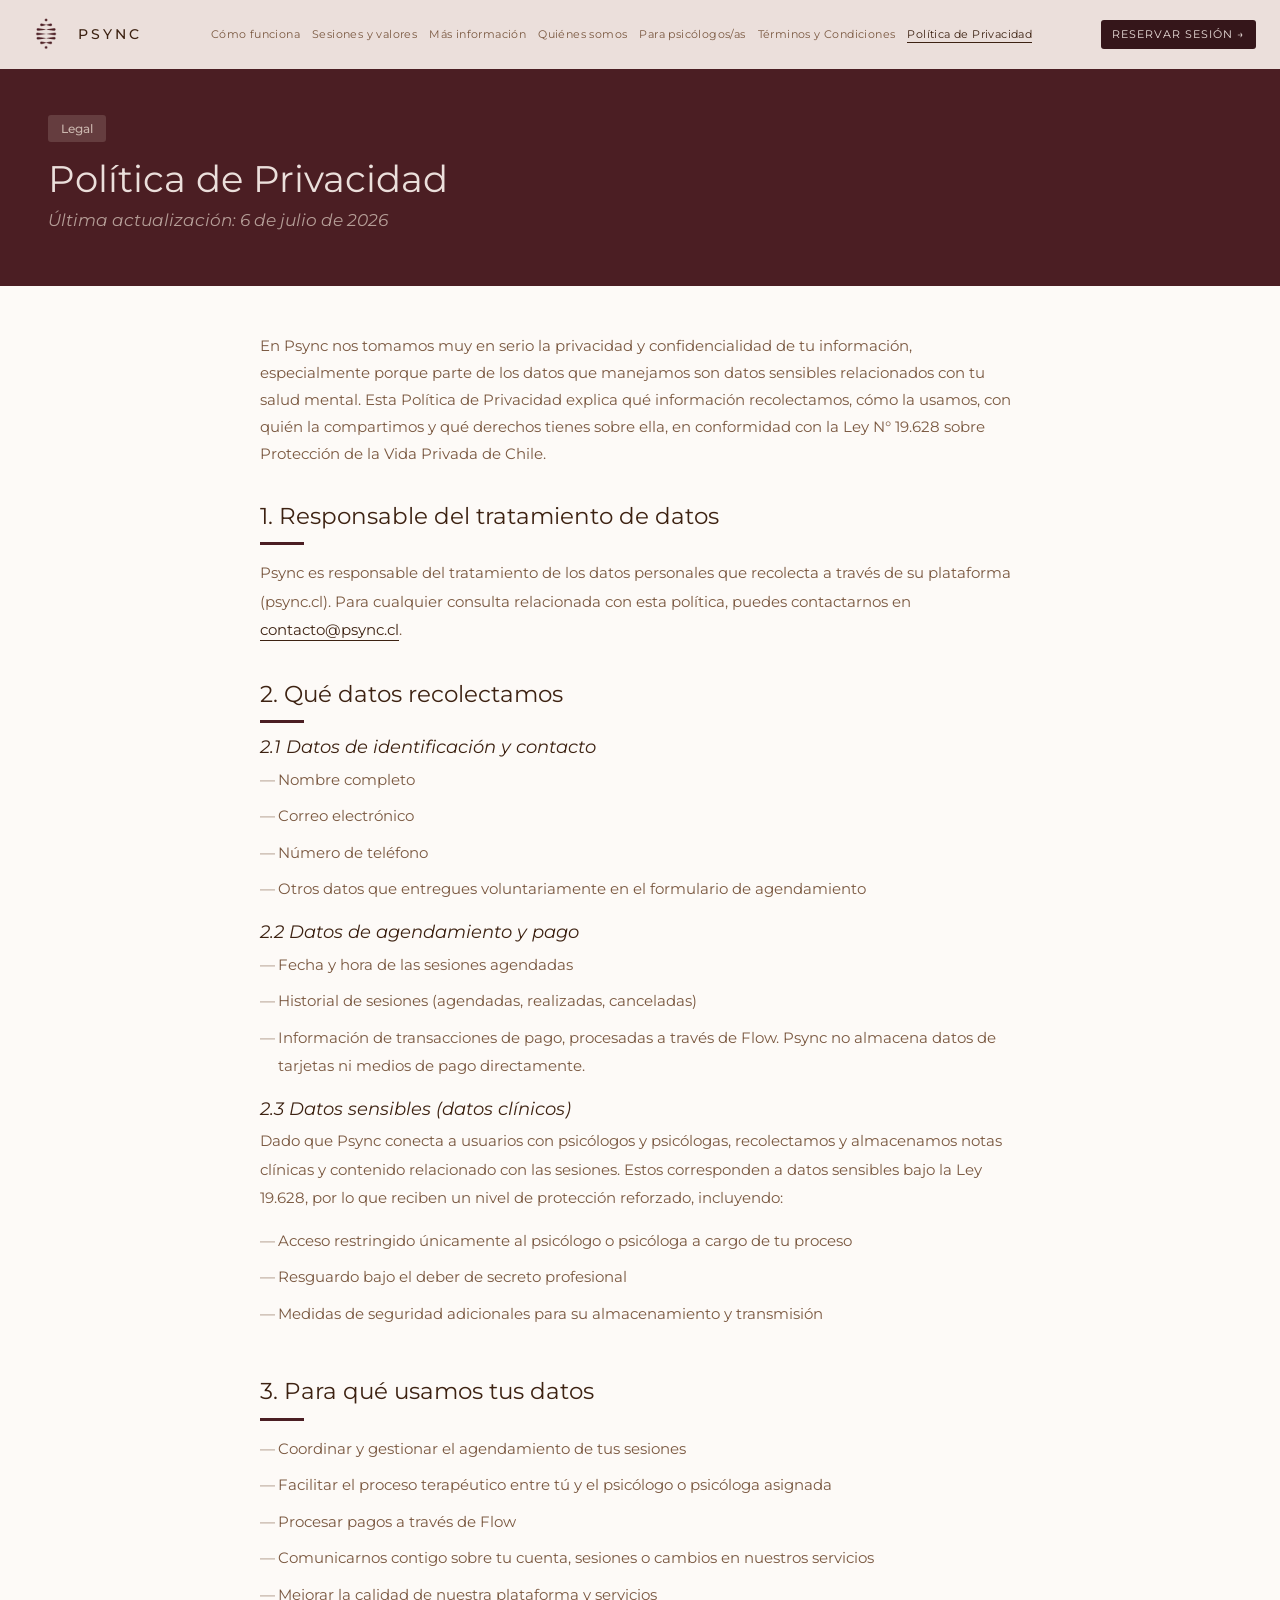
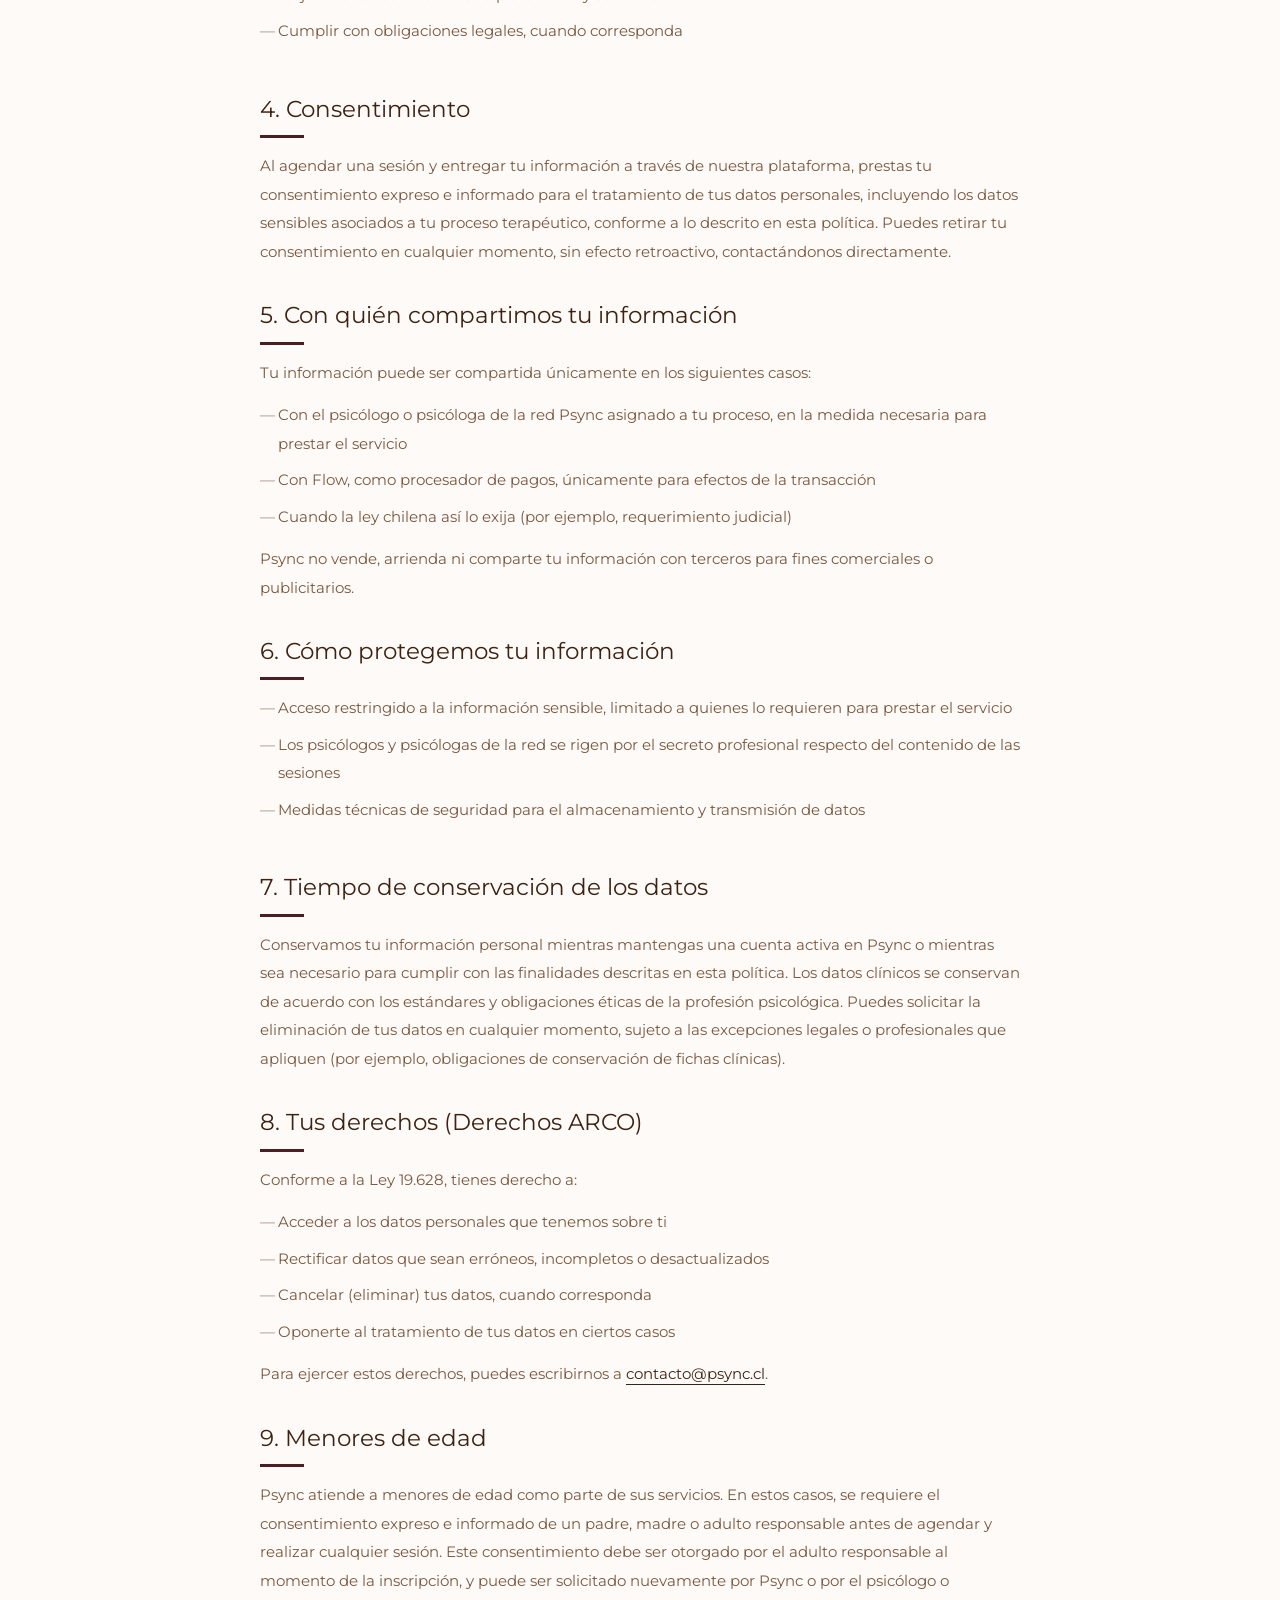
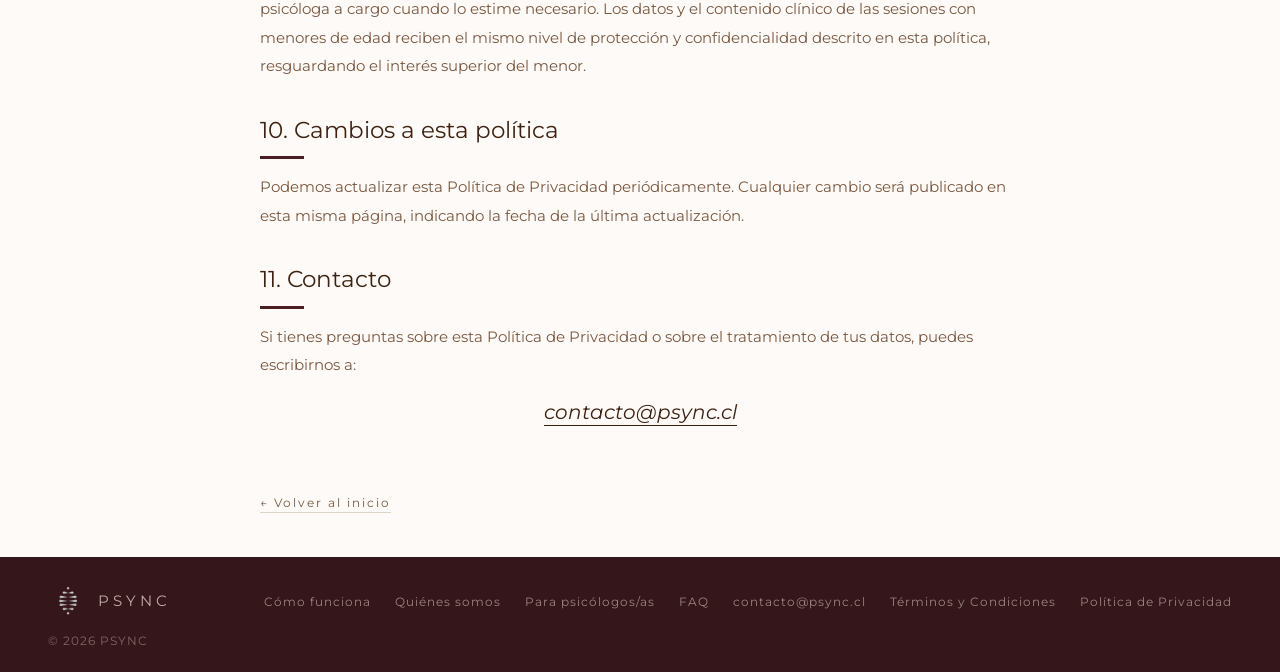
<file: politica-de-privacidad.html>
<!DOCTYPE html>
<html lang="es">
<head>
<meta charset="UTF-8">
<meta name="viewport" content="width=device-width, initial-scale=1.0">
<link rel="icon" href="favicon.ico" sizes="32x32">
<link rel="icon" type="image/png" sizes="32x32" href="favicon-32.png">
<link rel="apple-touch-icon" sizes="180x180" href="apple-touch-icon.png">
<title>Política de Privacidad — PSYNC</title>
<meta name="description" content="Política de Privacidad de PSYNC: qué datos recolectamos, cómo los usamos, con quién los compartimos y tus derechos, conforme a la Ley N° 19.628 de Chile.">
<link rel="preconnect" href="https://fonts.googleapis.com">
<link rel="preconnect" href="https://fonts.gstatic.com" crossorigin>
<link href="https://fonts.googleapis.com/css2?family=Montserrat:ital,wght@0,300;0,400;0,500;0,600;0,700;1,300;1,400&display=swap" rel="stylesheet">
<style>
  :root {
    --bg: #EBDFDB;
    --surface: #FDFAF7;
    --ink: #3D2212;
    --ink-soft: #7A5840;
    --accent: #4B1E23;
    --accent-deep: #35161A;
    --line: #DDD4C8;
    --line-strong: #C8BDB0;
    --font-base: 'Montserrat', sans-serif; /* = styles.css */
    --font-display: var(--font-base);
    --font-body: var(--font-base);
  }
  *, *::before, *::after { box-sizing: border-box; margin: 0; padding: 0; }
  html { scroll-behavior: smooth; }
  body { font-family: var(--font-display); background: var(--bg); color: var(--ink); }

  /* ── NAV ─────────────────────────────────────────── */
  nav {
    display: flex;
    justify-content: space-between;
    align-items: center;
    padding: 14px 48px;
    background: transparent;
    border-bottom: 0.5px solid transparent;
    position: sticky;
    top: 0;
    z-index: 100;
    transition: background 0.25s, border-color 0.25s, box-shadow 0.25s;
  }
  nav.scrolled {
    background: var(--surface);
    border-bottom-color: var(--line);
    box-shadow: 0 1px 8px rgba(61,34,18,0.12);
  }
  .nav-logo { display: flex; align-items: center; gap: 10px; text-decoration: none; }
  .nav-logo img { height: 52px; width: auto; }
  .nav-wordmark {
    font-family: var(--font-body);
    font-size: 15px;
    font-weight: 500;
    letter-spacing: 4px;
    color: var(--ink);
  }
  .nav-links {
    display: flex;
    gap: 28px;
    font-family: var(--font-body);
    font-size: 12px;
    letter-spacing: 1.5px;
    color: var(--ink-soft);
    list-style: none;
  }
  .nav-links a { color: inherit; text-decoration: none; }
  .nav-links a:hover { color: var(--ink); }
  .nav-links a.active { color: var(--ink); border-bottom: 0.5px solid var(--ink); padding-bottom: 1px; }
  .nav-cta {
    font-family: var(--font-body);
    font-size: 12px;
    letter-spacing: 2px;
    text-transform: uppercase;
    background: var(--accent-deep);
    color: var(--bg);
    padding: 10px 20px;
    border-radius: 3px;
    text-decoration: none;
    transition: opacity 0.2s;
  }
  .nav-cta:hover { opacity: 0.82; }
  /* Barra sin cortes de línea: se compacta en pantallas medianas y,
     cuando ya no cabe, se ocultan los enlaces (como en celular) */
  .nav-links a, .nav-cta { white-space: nowrap; }
  @media (max-width: 1789px) {
    nav { padding: 14px 32px; }
    .nav-links { gap: 18px; font-size: 11px; letter-spacing: 1px; }
    .nav-cta { font-size: 11px; letter-spacing: 1.5px; padding: 9px 14px; }
  }
  @media (max-width: 1499px) {
    .nav-links { gap: 14px; letter-spacing: 0.6px; }
    .nav-wordmark { letter-spacing: 3px; font-size: 14px; }
  }
  @media (max-width: 1409px) {
    nav { padding: 12px 24px; }
    .nav-logo img { height: 44px; }
    .nav-links { gap: 12px; font-size: 10.5px; letter-spacing: 0.4px; }
    .nav-cta { font-size: 10.5px; letter-spacing: 1px; padding: 8px 11px; }
  }
  @media (max-width: 1139px) {
    .nav-links { display: none; }
  }

  /* ── TIPOGRAFÍA COMÚN ─────────────────────────────── */
  .section-tag {
    display: inline-block;
    font-family: var(--font-body);
    font-size: 12px;
    font-weight: 500;
    letter-spacing: 0;
    color: var(--accent);
    background: rgba(237,224,212,0.16);
    padding: 6px 13px;
    border-radius: 3px;
    margin-bottom: 16px;
    text-transform: none;
  }
  .section-title {
    font-size: 32px;
    color: var(--ink);
    font-weight: 400;
    line-height: 1.13;
    margin-bottom: 10px;
  }
  .section-italic {
    font-size: 17px;
    font-style: italic;
    color: var(--ink-soft);
    margin-bottom: 18px;
  }

  /* ── HERO ─────────────────────────────────────────── */
  .t-hero {
    background: var(--accent);
    padding: 46px 48px 38px;
  }

  /* ── CONTENIDO ────────────────────────────────────── */
  .t-body {
    background: var(--surface);
    padding: 46px 48px;
  }
  .t-inner {
    max-width: 760px;
    margin: 0 auto;
    display: flex;
    flex-direction: column;
    gap: 36px;
  }
  .t-lead {
    font-family: var(--font-body);
    font-size: 15px;
    color: var(--ink-soft);
    line-height: 1.8;
  }

  .t-section h2 {
    font-family: var(--font-display);
    font-size: 23px;
    font-weight: 400;
    line-height: 1.15;
    color: var(--ink);
    margin-bottom: 14px;
    padding-bottom: 16px;
    position: relative;
  }
  .t-section h2::after {
    content: "";
    position: absolute;
    bottom: 0;
    left: 0;
    width: 44px;
    height: 3px;
    background: var(--accent);
  }
  .t-section h3 {
    font-family: var(--font-display);
    font-size: 18px;
    font-weight: 400;
    font-style: italic;
    line-height: 1.15;
    color: var(--ink);
    margin: 18px 0 8px;
  }
  .t-section h3:first-of-type { margin-top: 4px; }
  .t-section p {
    font-family: var(--font-body);
    font-size: 15px;
    color: var(--ink-soft);
    line-height: 1.9;
    margin-bottom: 14px;
  }
  .t-section p:last-child { margin-bottom: 0; }
  .t-section a { color: var(--ink); border-bottom: 0.5px solid currentColor; padding-bottom: 1px; text-decoration: none; }
  .t-section a:hover { opacity: 0.7; }

  /* Viñetas */
  .t-list { list-style: none; margin: 0 0 14px; }
  .t-list li {
    font-family: var(--font-body);
    font-size: 15px;
    color: var(--ink-soft);
    line-height: 1.9;
    padding-left: 18px;
    position: relative;
    margin-bottom: 8px;
  }
  .t-list li:last-child { margin-bottom: 0; }
  .t-list li::before { content: '—'; position: absolute; left: 0; color: rgba(122,88,64,0.7); }

  /* Contacto */
  .t-contacto { text-align: center; margin: 20px 0; }
  .t-email {
    font-family: var(--font-display);
    font-size: 20px;
    font-style: italic;
    color: var(--ink);
    text-decoration: none;
    border-bottom: 0.5px solid var(--ink);
    padding-bottom: 2px;
  }
  .t-email:hover { opacity: 0.7; }

  /* Volver */
  .t-back {
    padding: 48px 48px 0;
    background: var(--surface);
    max-width: 760px;
    margin: 0 auto;
    padding-bottom: 64px;
  }
  .t-back-link {
    font-family: var(--font-body);
    font-size: 12px;
    letter-spacing: 2px;
    color: var(--ink-soft);
    text-decoration: none;
    border-bottom: 0.5px solid var(--line);
    padding-bottom: 2px;
  }
  .t-back-link:hover { color: var(--ink); }

  /* ── FOOTER ───────────────────────────────────────── */
  footer {
    background: var(--accent-deep);
    padding: 24px 48px;
    display: flex;
    justify-content: space-between;
    align-items: center;
    flex-wrap: wrap;
    gap: 12px;
  }
  .footer-logo { display: flex; align-items: center; gap: 10px; }
  .footer-logo img { height: 40px; width: auto; opacity: 0.85; }
  .footer-wordmark {
    font-family: var(--font-body);
    font-size: 15px;
    letter-spacing: 4px;
    color: rgba(237,224,212,0.75);
  }
  .footer-links { display: flex; gap: 24px; flex-wrap: wrap; list-style: none; }
  .footer-links a {
    font-family: var(--font-body);
    font-size: 12px;
    letter-spacing: 1px;
    color: rgba(237,224,212,0.55);
    text-decoration: none;
  }
  .footer-links a:hover { color: rgba(237,224,212,0.75); }
  .footer-copy {
    font-family: var(--font-body);
    font-size: 12px;
    letter-spacing: 1px;
    color: rgba(237,224,212,0.4);
  }

  /* ── RESPONSIVE ───────────────────────────────────── */
  @media (max-width: 768px) {
    nav { padding: 14px 24px; }
    .nav-links { display: none; }
    .t-hero { padding: 36px 24px 30px; }
    .t-body { padding: 36px 24px; }
    .t-back { padding: 28px 24px 36px; }
    footer { padding: 24px; }
    .footer-links { gap: 16px; }
    /* Áreas de toque ≥44px sin cambiar lo que se ve */
    .nav-cta { padding: 16px 16px; }
    .footer-links { row-gap: 0; column-gap: 16px; }
    .footer-links a { display: inline-block; padding: 15px 0; }
    .t-back-link, .t-email { position: relative; }
    .t-back-link::after, .t-email::after {
      content: ''; position: absolute; left: -8px; right: -8px; top: 50%; height: 44px; transform: translateY(-50%);
    }
  }
</style>
</head>
<body>

<!-- NAV -->
<nav>
  <a href="index.html" class="nav-logo">
    <img src="logo-burdeos-128.webp" alt="PSYNC" width="52" height="52">
    <span class="nav-wordmark">PSYNC</span>
  </a>
  <ul class="nav-links">
    <li><a href="index.html#como-funciona">Cómo funciona</a></li>
    <li><a href="index.html#sesiones-y-valores">Sesiones y valores</a></li>
    <li><a href="index.html#mas-informacion">Más información</a></li>
    <li><a href="index.html#quienes-somos">Quiénes somos</a></li>
    <li><a href="index.html#para-psicologos">Para psicólogos/as</a></li>
    <li><a href="terminos.html">Términos y Condiciones</a></li>
    <li><a href="politica-de-privacidad.html" class="active">Política de Privacidad</a></li>
  </ul>
  <a href="formulario.html" class="nav-cta">Reservar sesión →</a>
</nav>

<!-- HERO -->
<section class="t-hero">
  <p class="section-tag" style="color:rgba(237,224,212,0.75);">Legal</p>
  <h1 class="section-title" style="color:#EBDFDB; font-size:clamp(24px,4.2vw,37px);">Política de Privacidad</h1>
  <p class="section-italic" style="color:rgba(237,224,212,0.65);">Última actualización: 6 de julio de 2026</p>
</section>

<!-- CONTENIDO -->
<div class="t-body">
  <div class="t-inner">

    <p class="t-lead">En Psync nos tomamos muy en serio la privacidad y confidencialidad de tu información, especialmente porque parte de los datos que manejamos son datos sensibles relacionados con tu salud mental. Esta Política de Privacidad explica qué información recolectamos, cómo la usamos, con quién la compartimos y qué derechos tienes sobre ella, en conformidad con la Ley N° 19.628 sobre Protección de la Vida Privada de Chile.</p>

    <section class="t-section">
      <h2>1. Responsable del tratamiento de datos</h2>
      <p>Psync es responsable del tratamiento de los datos personales que recolecta a través de su plataforma (psync.cl). Para cualquier consulta relacionada con esta política, puedes contactarnos en <a href="mailto:contacto@psync.cl">contacto@psync.cl</a>.</p>
    </section>

    <section class="t-section">
      <h2>2. Qué datos recolectamos</h2>

      <h3>2.1 Datos de identificación y contacto</h3>
      <ul class="t-list">
        <li>Nombre completo</li>
        <li>Correo electrónico</li>
        <li>Número de teléfono</li>
        <li>Otros datos que entregues voluntariamente en el formulario de agendamiento</li>
      </ul>

      <h3>2.2 Datos de agendamiento y pago</h3>
      <ul class="t-list">
        <li>Fecha y hora de las sesiones agendadas</li>
        <li>Historial de sesiones (agendadas, realizadas, canceladas)</li>
        <li>Información de transacciones de pago, procesadas a través de Flow. Psync no almacena datos de tarjetas ni medios de pago directamente.</li>
      </ul>

      <h3>2.3 Datos sensibles (datos clínicos)</h3>
      <p>Dado que Psync conecta a usuarios con psicólogos y psicólogas, recolectamos y almacenamos notas clínicas y contenido relacionado con las sesiones. Estos corresponden a datos sensibles bajo la Ley 19.628, por lo que reciben un nivel de protección reforzado, incluyendo:</p>
      <ul class="t-list">
        <li>Acceso restringido únicamente al psicólogo o psicóloga a cargo de tu proceso</li>
        <li>Resguardo bajo el deber de secreto profesional</li>
        <li>Medidas de seguridad adicionales para su almacenamiento y transmisión</li>
      </ul>
    </section>

    <section class="t-section">
      <h2>3. Para qué usamos tus datos</h2>
      <ul class="t-list">
        <li>Coordinar y gestionar el agendamiento de tus sesiones</li>
        <li>Facilitar el proceso terapéutico entre tú y el psicólogo o psicóloga asignada</li>
        <li>Procesar pagos a través de Flow</li>
        <li>Comunicarnos contigo sobre tu cuenta, sesiones o cambios en nuestros servicios</li>
        <li>Mejorar la calidad de nuestra plataforma y servicios</li>
        <li>Cumplir con obligaciones legales, cuando corresponda</li>
      </ul>
    </section>

    <section class="t-section">
      <h2>4. Consentimiento</h2>
      <p>Al agendar una sesión y entregar tu información a través de nuestra plataforma, prestas tu consentimiento expreso e informado para el tratamiento de tus datos personales, incluyendo los datos sensibles asociados a tu proceso terapéutico, conforme a lo descrito en esta política. Puedes retirar tu consentimiento en cualquier momento, sin efecto retroactivo, contactándonos directamente.</p>
    </section>

    <section class="t-section">
      <h2>5. Con quién compartimos tu información</h2>
      <p>Tu información puede ser compartida únicamente en los siguientes casos:</p>
      <ul class="t-list">
        <li>Con el psicólogo o psicóloga de la red Psync asignado a tu proceso, en la medida necesaria para prestar el servicio</li>
        <li>Con Flow, como procesador de pagos, únicamente para efectos de la transacción</li>
        <li>Cuando la ley chilena así lo exija (por ejemplo, requerimiento judicial)</li>
      </ul>
      <p>Psync no vende, arrienda ni comparte tu información con terceros para fines comerciales o publicitarios.</p>
    </section>

    <section class="t-section">
      <h2>6. Cómo protegemos tu información</h2>
      <ul class="t-list">
        <li>Acceso restringido a la información sensible, limitado a quienes lo requieren para prestar el servicio</li>
        <li>Los psicólogos y psicólogas de la red se rigen por el secreto profesional respecto del contenido de las sesiones</li>
        <li>Medidas técnicas de seguridad para el almacenamiento y transmisión de datos</li>
      </ul>
    </section>

    <section class="t-section">
      <h2>7. Tiempo de conservación de los datos</h2>
      <p>Conservamos tu información personal mientras mantengas una cuenta activa en Psync o mientras sea necesario para cumplir con las finalidades descritas en esta política. Los datos clínicos se conservan de acuerdo con los estándares y obligaciones éticas de la profesión psicológica. Puedes solicitar la eliminación de tus datos en cualquier momento, sujeto a las excepciones legales o profesionales que apliquen (por ejemplo, obligaciones de conservación de fichas clínicas).</p>
    </section>

    <section class="t-section">
      <h2>8. Tus derechos (Derechos ARCO)</h2>
      <p>Conforme a la Ley 19.628, tienes derecho a:</p>
      <ul class="t-list">
        <li>Acceder a los datos personales que tenemos sobre ti</li>
        <li>Rectificar datos que sean erróneos, incompletos o desactualizados</li>
        <li>Cancelar (eliminar) tus datos, cuando corresponda</li>
        <li>Oponerte al tratamiento de tus datos en ciertos casos</li>
      </ul>
      <p>Para ejercer estos derechos, puedes escribirnos a <a href="mailto:contacto@psync.cl">contacto@psync.cl</a>.</p>
    </section>

    <section class="t-section">
      <h2>9. Menores de edad</h2>
      <p>Psync atiende a menores de edad como parte de sus servicios. En estos casos, se requiere el consentimiento expreso e informado de un padre, madre o adulto responsable antes de agendar y realizar cualquier sesión. Este consentimiento debe ser otorgado por el adulto responsable al momento de la inscripción, y puede ser solicitado nuevamente por Psync o por el psicólogo o psicóloga a cargo cuando lo estime necesario. Los datos y el contenido clínico de las sesiones con menores de edad reciben el mismo nivel de protección y confidencialidad descrito en esta política, resguardando el interés superior del menor.</p>
    </section>

    <section class="t-section">
      <h2>10. Cambios a esta política</h2>
      <p>Podemos actualizar esta Política de Privacidad periódicamente. Cualquier cambio será publicado en esta misma página, indicando la fecha de la última actualización.</p>
    </section>

    <section class="t-section">
      <h2>11. Contacto</h2>
      <p>Si tienes preguntas sobre esta Política de Privacidad o sobre el tratamiento de tus datos, puedes escribirnos a:</p>
      <div class="t-contacto">
        <a href="mailto:contacto@psync.cl" class="t-email">contacto@psync.cl</a>
      </div>
    </section>

  </div>

  <div style="max-width:760px; margin:0 auto; padding-top:48px;">
    <a href="index.html" class="t-back-link">← Volver al inicio</a>
  </div>
</div>

<!-- FOOTER -->
<footer>
  <div class="footer-logo">
    <img src="logo-96.webp" alt="PSYNC" width="40" height="40" loading="lazy">
    <span class="footer-wordmark">PSYNC</span>
  </div>
  <ul class="footer-links">
    <li><a href="index.html#como-funciona">Cómo funciona</a></li>
    <li><a href="index.html#quienes-somos">Quiénes somos</a></li>
    <li><a href="index.html#para-psicologos">Para psicólogos/as</a></li>
    <li><a href="index.html#preguntas-frecuentes">FAQ</a></li>
    <li><a href="mailto:contacto@psync.cl">contacto@psync.cl</a></li>
    <li><a href="terminos.html">Términos y Condiciones</a></li>
    <li><a href="politica-de-privacidad.html">Política de Privacidad</a></li>
  </ul>
  <span class="footer-copy">© 2026 PSYNC</span>
</footer>

<script>
  const navEl = document.querySelector('nav');
  const syncNav = () => navEl.classList.toggle('scrolled', window.scrollY > 10);
  syncNav();
  window.addEventListener('scroll', syncNav, { passive: true });
</script>

</body>
</html>
</file>
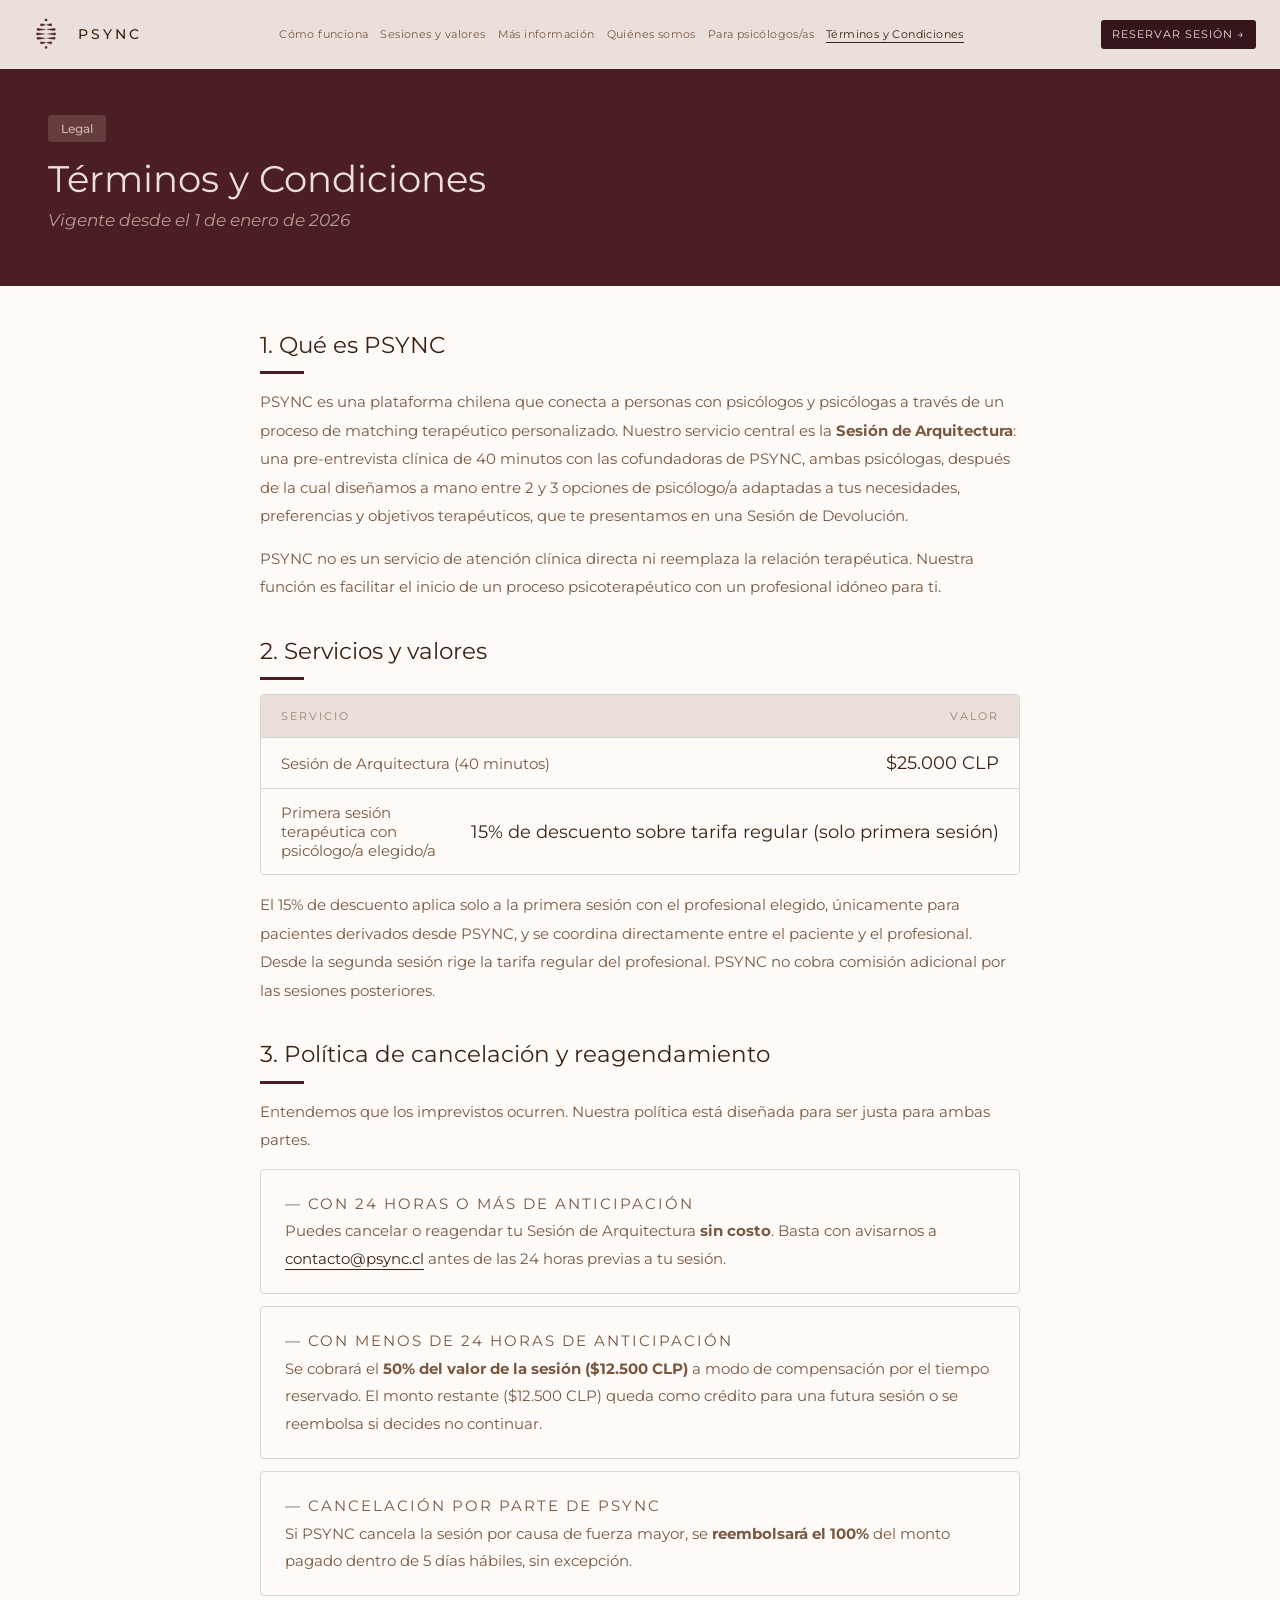
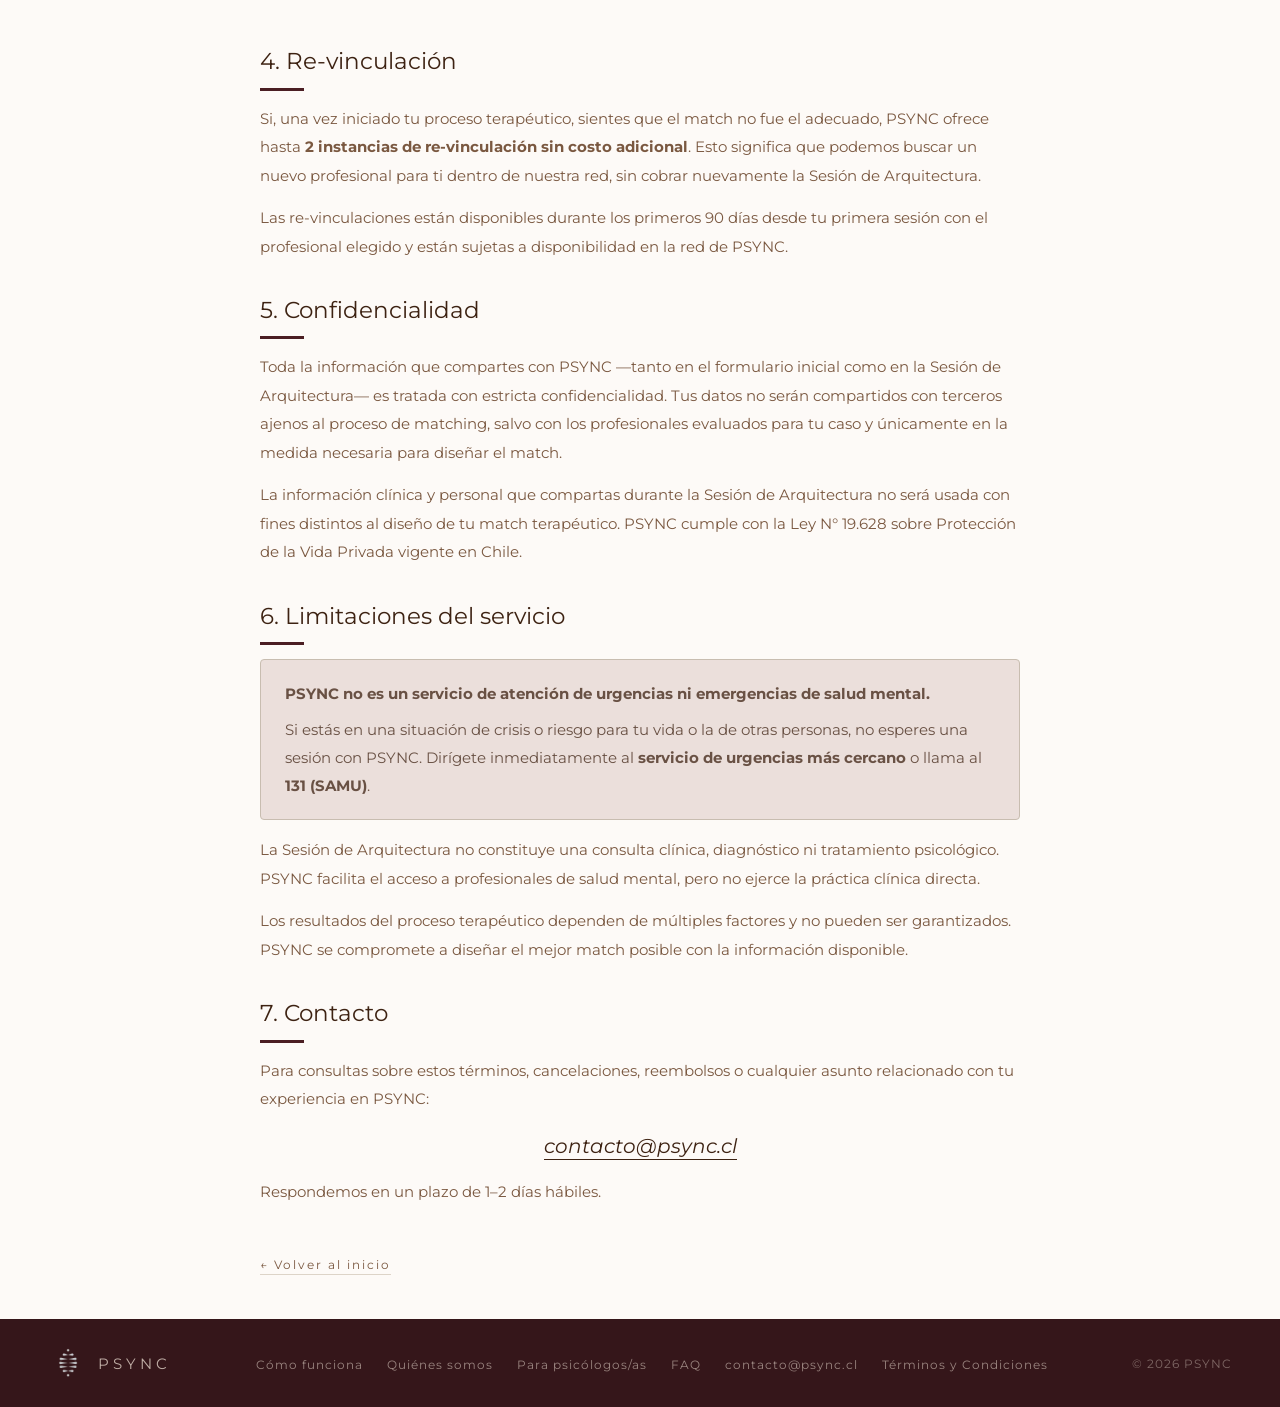
<file: terminos.html>
<!DOCTYPE html>
<html lang="es">
<head>
<meta charset="UTF-8">
<meta name="viewport" content="width=device-width, initial-scale=1.0">
<link rel="icon" href="favicon.ico" sizes="32x32">
<link rel="icon" type="image/png" sizes="32x32" href="favicon-32.png">
<link rel="apple-touch-icon" sizes="180x180" href="apple-touch-icon.png">
<title>Términos y Condiciones — PSYNC</title>
<link rel="preconnect" href="https://fonts.googleapis.com">
<link rel="preconnect" href="https://fonts.gstatic.com" crossorigin>
<link href="https://fonts.googleapis.com/css2?family=Montserrat:ital,wght@0,300;0,400;0,500;0,600;0,700;1,300;1,400&display=swap" rel="stylesheet">
<style>
  :root {
    --bg: #EBDFDB;
    --surface: #FDFAF7;
    --ink: #3D2212;
    --ink-soft: #7A5840;
    --accent: #4B1E23;
    --accent-deep: #35161A;
    --line: #DDD4C8;
    --line-strong: #C8BDB0;
    --font-base: 'Montserrat', sans-serif; /* = styles.css */
    --font-display: var(--font-base);
    --font-body: var(--font-base);
  }
  *, *::before, *::after { box-sizing: border-box; margin: 0; padding: 0; }
  html { scroll-behavior: smooth; }
  body { font-family: var(--font-display); background: var(--bg); color: var(--ink); }

  /* ── NAV ─────────────────────────────────────────── */
  nav {
    display: flex;
    justify-content: space-between;
    align-items: center;
    padding: 14px 48px;
    background: transparent;
    border-bottom: 0.5px solid transparent;
    position: sticky;
    top: 0;
    z-index: 100;
    transition: background 0.25s, border-color 0.25s, box-shadow 0.25s;
  }
  nav.scrolled {
    background: var(--surface);
    border-bottom-color: var(--line);
    box-shadow: 0 1px 8px rgba(61,34,18,0.12);
  }
  .nav-logo { display: flex; align-items: center; gap: 10px; text-decoration: none; }
  .nav-logo img { height: 52px; width: auto; }
  .nav-wordmark {
    font-family: var(--font-body);
    font-size: 15px;
    font-weight: 500;
    letter-spacing: 4px;
    color: var(--ink);
  }
  .nav-links {
    display: flex;
    gap: 28px;
    font-family: var(--font-body);
    font-size: 12px;
    letter-spacing: 1.5px;
    color: var(--ink-soft);
    list-style: none;
  }
  .nav-links a { color: inherit; text-decoration: none; }
  .nav-links a:hover { color: var(--ink); }
  .nav-links a.active { color: var(--ink); border-bottom: 0.5px solid var(--ink); padding-bottom: 1px; }
  .nav-cta {
    font-family: var(--font-body);
    font-size: 12px;
    letter-spacing: 2px;
    text-transform: uppercase;
    background: var(--accent-deep);
    color: var(--bg);
    padding: 10px 20px;
    border-radius: 3px;
    text-decoration: none;
    transition: opacity 0.2s;
  }
  .nav-cta:hover { opacity: 0.82; }
  /* Barra sin cortes de línea: se compacta en pantallas medianas y,
     cuando ya no cabe, se ocultan los enlaces (como en celular) */
  .nav-links a, .nav-cta { white-space: nowrap; }
  @media (max-width: 1789px) {
    nav { padding: 14px 32px; }
    .nav-links { gap: 18px; font-size: 11px; letter-spacing: 1px; }
    .nav-cta { font-size: 11px; letter-spacing: 1.5px; padding: 9px 14px; }
  }
  @media (max-width: 1499px) {
    .nav-links { gap: 14px; letter-spacing: 0.6px; }
    .nav-wordmark { letter-spacing: 3px; font-size: 14px; }
  }
  @media (max-width: 1409px) {
    nav { padding: 12px 24px; }
    .nav-logo img { height: 44px; }
    .nav-links { gap: 12px; font-size: 10.5px; letter-spacing: 0.4px; }
    .nav-cta { font-size: 10.5px; letter-spacing: 1px; padding: 8px 11px; }
  }
  @media (max-width: 1009px) {
    .nav-links { display: none; }
  }

  /* ── TIPOGRAFÍA COMÚN ─────────────────────────────── */
  .section-tag {
    display: inline-block;
    font-family: var(--font-body);
    font-size: 12px;
    font-weight: 500;
    letter-spacing: 0;
    color: var(--accent);
    background: rgba(237,224,212,0.16);
    padding: 6px 13px;
    border-radius: 3px;
    margin-bottom: 16px;
    text-transform: none;
  }
  .section-title {
    font-size: 32px;
    color: var(--ink);
    font-weight: 400;
    line-height: 1.13;
    margin-bottom: 10px;
  }
  .section-italic {
    font-size: 17px;
    font-style: italic;
    color: var(--ink-soft);
    margin-bottom: 18px;
  }

  /* ── HERO ─────────────────────────────────────────── */
  .t-hero {
    background: var(--accent);
    padding: 46px 48px 38px;
  }

  /* ── CONTENIDO ────────────────────────────────────── */
  .t-body {
    background: var(--surface);
    padding: 46px 48px;
  }
  .t-inner {
    max-width: 760px;
    margin: 0 auto;
    display: flex;
    flex-direction: column;
    gap: 36px;
  }

  .t-section h2 {
    font-family: var(--font-display);
    font-size: 23px;
    font-weight: 400;
    line-height: 1.15;
    color: var(--ink);
    margin-bottom: 14px;
    padding-bottom: 16px;
    position: relative;
  }
  .t-section h2::after {
    content: "";
    position: absolute;
    bottom: 0;
    left: 0;
    width: 44px;
    height: 3px;
    background: var(--accent);
  }
  .t-section p {
    font-family: var(--font-body);
    font-size: 15px;
    color: var(--ink-soft);
    line-height: 1.9;
    margin-bottom: 14px;
  }
  .t-section p:last-child { margin-bottom: 0; }
  .t-section a { color: var(--ink); border-bottom: 0.5px solid currentColor; padding-bottom: 1px; text-decoration: none; }
  .t-section a:hover { opacity: 0.7; }

  /* Tabla de valores */
  .t-tabla {
    border: 1px solid var(--line);
    border-radius: 4px;
    overflow: hidden;
    margin-bottom: 16px;
  }
  .t-tabla-row {
    display: grid;
    grid-template-columns: 1fr auto;
    gap: 24px;
    padding: 14px 20px;
    border-bottom: 0.5px solid var(--line);
    align-items: center;
  }
  .t-tabla-row:last-child { border-bottom: none; }
  .t-tabla-header {
    font-family: var(--font-body);
    font-size: 11px;
    letter-spacing: 2px;
    text-transform: uppercase;
    color: rgba(122,88,64,0.7);
    background: var(--bg);
  }
  .t-tabla-body {
    font-family: var(--font-body);
    font-size: 15px;
    color: var(--ink-soft);
    background: var(--surface);
  }
  .t-precio {
    font-family: var(--font-display);
    font-size: 18px;
    color: var(--ink);
    white-space: nowrap;
    text-align: right;
  }

  /* Cards de política */
  .t-politica { display: flex; flex-direction: column; gap: 12px; margin-bottom: 16px; }
  .t-politica-item {
    padding: 20px 24px;
    border: 1px solid var(--line);
    border-radius: 4px;
    background: var(--surface);
  }
  .t-politica-tag {
    font-family: var(--font-body);
    font-size: 11px;
    letter-spacing: 2px;
    text-transform: uppercase;
    margin-bottom: 10px;
  }
  .t-tag-ok   { color: #4A7A68; }
  .t-tag-warn { color: #8A6A30; }
  .t-tag-psync { color: var(--ink-soft); }
  .t-politica-item p {
    font-family: var(--font-body);
    font-size: 15px;
    color: var(--ink-soft);
    line-height: 1.85;
    margin: 0;
  }

  /* Aviso de urgencias */
  .t-aviso {
    padding: 20px 24px;
    border: 1px solid var(--line-strong);
    border-radius: 4px;
    background: var(--bg);
    margin-bottom: 16px;
  }
  .t-aviso p {
    font-family: var(--font-body);
    font-size: 15px;
    color: rgba(61,34,18,0.75);
    line-height: 1.85;
    margin: 0 0 8px;
  }
  .t-aviso p:last-child { margin: 0; }

  /* Contacto */
  .t-contacto { text-align: center; margin: 20px 0; }
  .t-email {
    font-family: var(--font-display);
    font-size: 20px;
    font-style: italic;
    color: var(--ink);
    text-decoration: none;
    border-bottom: 0.5px solid var(--ink);
    padding-bottom: 2px;
  }
  .t-email:hover { opacity: 0.7; }

  /* Volver */
  .t-back {
    padding: 48px 48px 0;
    background: var(--surface);
    max-width: 760px;
    margin: 0 auto;
    padding-bottom: 64px;
  }
  .t-back-link {
    font-family: var(--font-body);
    font-size: 12px;
    letter-spacing: 2px;
    color: var(--ink-soft);
    text-decoration: none;
    border-bottom: 0.5px solid var(--line);
    padding-bottom: 2px;
  }
  .t-back-link:hover { color: var(--ink); }

  /* ── FOOTER ───────────────────────────────────────── */
  footer {
    background: var(--accent-deep);
    padding: 24px 48px;
    display: flex;
    justify-content: space-between;
    align-items: center;
    flex-wrap: wrap;
    gap: 12px;
  }
  .footer-logo { display: flex; align-items: center; gap: 10px; }
  .footer-logo img { height: 40px; width: auto; opacity: 0.85; }
  .footer-wordmark {
    font-family: var(--font-body);
    font-size: 15px;
    letter-spacing: 4px;
    color: rgba(237,224,212,0.75);
  }
  .footer-links { display: flex; gap: 24px; flex-wrap: wrap; list-style: none; }
  .footer-links a {
    font-family: var(--font-body);
    font-size: 12px;
    letter-spacing: 1px;
    color: rgba(237,224,212,0.55);
    text-decoration: none;
  }
  .footer-links a:hover { color: rgba(237,224,212,0.75); }
  .footer-copy {
    font-family: var(--font-body);
    font-size: 12px;
    letter-spacing: 1px;
    color: rgba(237,224,212,0.4);
  }

  /* ── RESPONSIVE ───────────────────────────────────── */
  @media (max-width: 768px) {
    nav { padding: 14px 24px; }
    .nav-links { display: none; }
    .t-hero { padding: 36px 24px 30px; }
    .t-body { padding: 36px 24px; }
    .t-back { padding: 28px 24px 36px; }
    footer { padding: 24px; }
    .footer-links { gap: 16px; }
    /* Áreas de toque ≥44px sin cambiar lo que se ve */
    .nav-cta { padding: 16px 16px; }
    .footer-links { row-gap: 0; column-gap: 16px; }
    .footer-links a { display: inline-block; padding: 15px 0; }
    .t-back-link, .t-email { position: relative; }
    .t-back-link::after, .t-email::after {
      content: ''; position: absolute; left: -8px; right: -8px; top: 50%; height: 44px; transform: translateY(-50%);
    }
    .t-tabla-row { grid-template-columns: 1fr; gap: 4px; }
    .t-precio { text-align: left; white-space: normal; }
  }
</style>
</head>
<body>

<!-- NAV -->
<nav>
  <a href="index.html" class="nav-logo">
    <img src="logo-burdeos-128.webp" alt="PSYNC" width="52" height="52">
    <span class="nav-wordmark">PSYNC</span>
  </a>
  <ul class="nav-links">
    <li><a href="index.html#como-funciona">Cómo funciona</a></li>
    <li><a href="index.html#sesiones-y-valores">Sesiones y valores</a></li>
    <li><a href="index.html#mas-informacion">Más información</a></li>
    <li><a href="index.html#quienes-somos">Quiénes somos</a></li>
    <li><a href="index.html#para-psicologos">Para psicólogos/as</a></li>
    <li><a href="terminos.html" class="active">Términos y Condiciones</a></li>
  </ul>
  <a href="formulario.html" class="nav-cta">Reservar sesión →</a>
</nav>

<!-- HERO -->
<section class="t-hero">
  <p class="section-tag" style="color:rgba(237,224,212,0.75);">Legal</p>
  <h1 class="section-title" style="color:#EBDFDB; font-size:clamp(24px,4.2vw,37px);">Términos y Condiciones</h1>
  <p class="section-italic" style="color:rgba(237,224,212,0.65);">Vigente desde el 1 de enero de 2026</p>
</section>

<!-- CONTENIDO -->
<div class="t-body">
  <div class="t-inner">

    <section class="t-section">
      <h2>1. Qué es PSYNC</h2>
      <p>PSYNC es una plataforma chilena que conecta a personas con psicólogos y psicólogas a través de un proceso de matching terapéutico personalizado. Nuestro servicio central es la <strong>Sesión de Arquitectura</strong>: una pre-entrevista clínica de 40 minutos con las cofundadoras de PSYNC, ambas psicólogas, después de la cual diseñamos a mano entre 2 y 3 opciones de psicólogo/a adaptadas a tus necesidades, preferencias y objetivos terapéuticos, que te presentamos en una Sesión de Devolución.</p>
      <p>PSYNC no es un servicio de atención clínica directa ni reemplaza la relación terapéutica. Nuestra función es facilitar el inicio de un proceso psicoterapéutico con un profesional idóneo para ti.</p>
    </section>

    <section class="t-section">
      <h2>2. Servicios y valores</h2>
      <div class="t-tabla">
        <div class="t-tabla-row t-tabla-header">
          <span>Servicio</span>
          <span>Valor</span>
        </div>
        <div class="t-tabla-row t-tabla-body">
          <span>Sesión de Arquitectura (40 minutos)</span>
          <span class="t-precio">$25.000 CLP</span>
        </div>
        <div class="t-tabla-row t-tabla-body">
          <span>Primera sesión terapéutica con psicólogo/a elegido/a</span>
          <span class="t-precio">15% de descuento sobre tarifa regular (solo primera sesión)</span>
        </div>
      </div>
      <p>El 15% de descuento aplica solo a la primera sesión con el profesional elegido, únicamente para pacientes derivados desde PSYNC, y se coordina directamente entre el paciente y el profesional. Desde la segunda sesión rige la tarifa regular del profesional. PSYNC no cobra comisión adicional por las sesiones posteriores.</p>
    </section>

    <section class="t-section">
      <h2>3. Política de cancelación y reagendamiento</h2>
      <p>Entendemos que los imprevistos ocurren. Nuestra política está diseñada para ser justa para ambas partes.</p>
      <div class="t-politica">
        <div class="t-politica-item">
          <p class="t-politica-tag t-tag-ok">— Con 24 horas o más de anticipación</p>
          <p>Puedes cancelar o reagendar tu Sesión de Arquitectura <strong>sin costo</strong>. Basta con avisarnos a <a href="mailto:contacto@psync.cl">contacto@psync.cl</a> antes de las 24 horas previas a tu sesión.</p>
        </div>
        <div class="t-politica-item">
          <p class="t-politica-tag t-tag-warn">— Con menos de 24 horas de anticipación</p>
          <p>Se cobrará el <strong>50% del valor de la sesión ($12.500 CLP)</strong> a modo de compensación por el tiempo reservado. El monto restante ($12.500 CLP) queda como crédito para una futura sesión o se reembolsa si decides no continuar.</p>
        </div>
        <div class="t-politica-item">
          <p class="t-politica-tag t-tag-psync">— Cancelación por parte de PSYNC</p>
          <p>Si PSYNC cancela la sesión por causa de fuerza mayor, se <strong>reembolsará el 100%</strong> del monto pagado dentro de 5 días hábiles, sin excepción.</p>
        </div>
      </div>
    </section>

    <section class="t-section">
      <h2>4. Re-vinculación</h2>
      <p>Si, una vez iniciado tu proceso terapéutico, sientes que el match no fue el adecuado, PSYNC ofrece hasta <strong>2 instancias de re-vinculación sin costo adicional</strong>. Esto significa que podemos buscar un nuevo profesional para ti dentro de nuestra red, sin cobrar nuevamente la Sesión de Arquitectura.</p>
      <p>Las re-vinculaciones están disponibles durante los primeros 90 días desde tu primera sesión con el profesional elegido y están sujetas a disponibilidad en la red de PSYNC.</p>
    </section>

    <section class="t-section">
      <h2>5. Confidencialidad</h2>
      <p>Toda la información que compartes con PSYNC —tanto en el formulario inicial como en la Sesión de Arquitectura— es tratada con estricta confidencialidad. Tus datos no serán compartidos con terceros ajenos al proceso de matching, salvo con los profesionales evaluados para tu caso y únicamente en la medida necesaria para diseñar el match.</p>
      <p>La información clínica y personal que compartas durante la Sesión de Arquitectura no será usada con fines distintos al diseño de tu match terapéutico. PSYNC cumple con la Ley N° 19.628 sobre Protección de la Vida Privada vigente en Chile.</p>
    </section>

    <section class="t-section">
      <h2>6. Limitaciones del servicio</h2>
      <div class="t-aviso">
        <p><strong>PSYNC no es un servicio de atención de urgencias ni emergencias de salud mental.</strong></p>
        <p>Si estás en una situación de crisis o riesgo para tu vida o la de otras personas, no esperes una sesión con PSYNC. Dirígete inmediatamente al <strong>servicio de urgencias más cercano</strong> o llama al <strong>131 (SAMU)</strong>.</p>
      </div>
      <p>La Sesión de Arquitectura no constituye una consulta clínica, diagnóstico ni tratamiento psicológico. PSYNC facilita el acceso a profesionales de salud mental, pero no ejerce la práctica clínica directa.</p>
      <p>Los resultados del proceso terapéutico dependen de múltiples factores y no pueden ser garantizados. PSYNC se compromete a diseñar el mejor match posible con la información disponible.</p>
    </section>

    <section class="t-section">
      <h2>7. Contacto</h2>
      <p>Para consultas sobre estos términos, cancelaciones, reembolsos o cualquier asunto relacionado con tu experiencia en PSYNC:</p>
      <div class="t-contacto">
        <a href="mailto:contacto@psync.cl" class="t-email">contacto@psync.cl</a>
      </div>
      <p>Respondemos en un plazo de 1–2 días hábiles.</p>
    </section>

  </div>

  <div style="max-width:760px; margin:0 auto; padding-top:48px;">
    <a href="index.html" class="t-back-link">← Volver al inicio</a>
  </div>
</div>

<!-- FOOTER -->
<footer>
  <div class="footer-logo">
    <img src="logo-96.webp" alt="PSYNC" width="40" height="40" loading="lazy">
    <span class="footer-wordmark">PSYNC</span>
  </div>
  <ul class="footer-links">
    <li><a href="index.html#como-funciona">Cómo funciona</a></li>
    <li><a href="index.html#quienes-somos">Quiénes somos</a></li>
    <li><a href="index.html#para-psicologos">Para psicólogos/as</a></li>
    <li><a href="index.html#preguntas-frecuentes">FAQ</a></li>
    <li><a href="mailto:contacto@psync.cl">contacto@psync.cl</a></li>
    <li><a href="terminos.html">Términos y Condiciones</a></li>
  </ul>
  <span class="footer-copy">© 2026 PSYNC</span>
</footer>

<script>
  const navEl = document.querySelector('nav');
  const syncNav = () => navEl.classList.toggle('scrolled', window.scrollY > 10);
  syncNav();
  window.addEventListener('scroll', syncNav, { passive: true });
</script>

</body>
</html>
</file>
